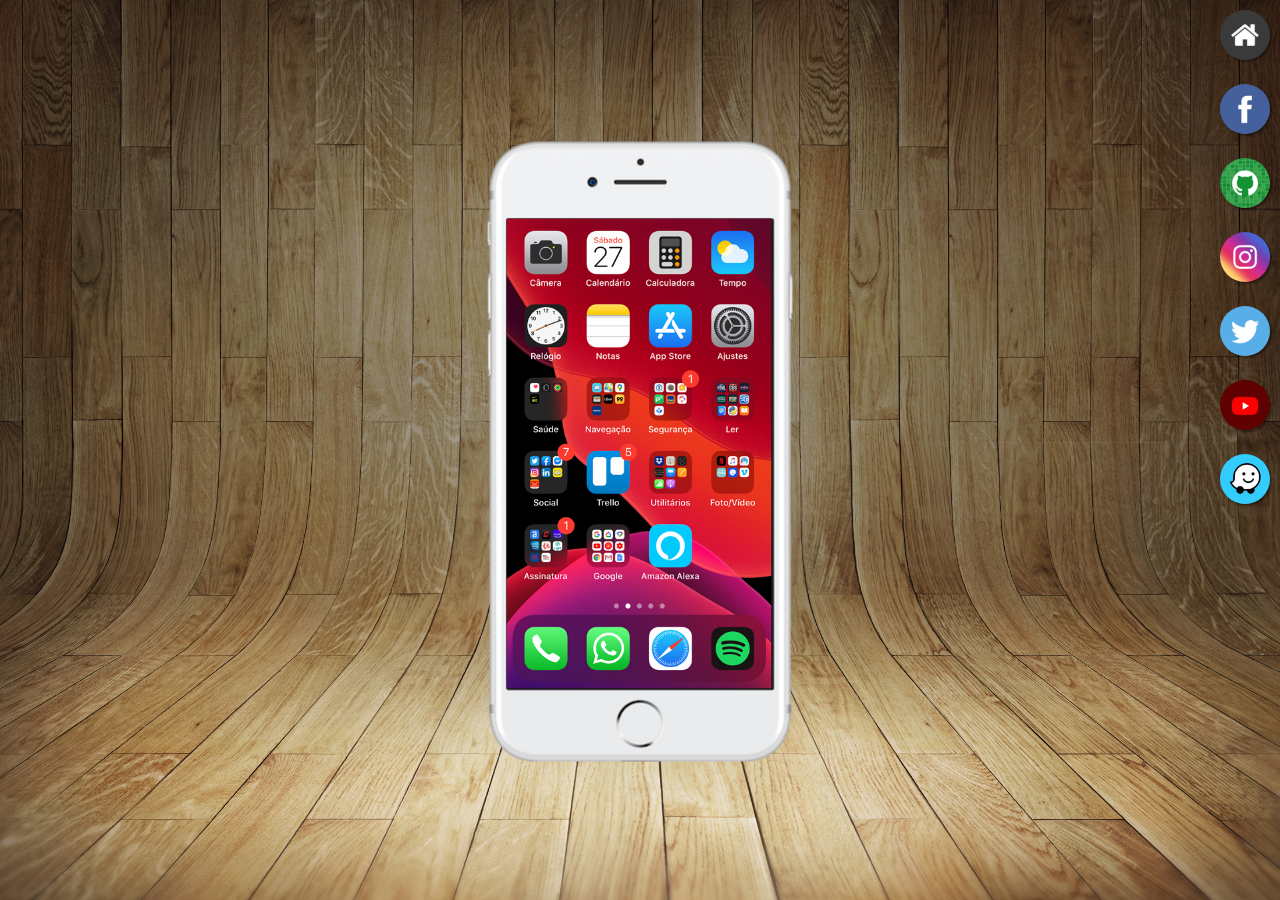
<file: index.html>
<!DOCTYPE html>
<html lang="pt-br">
<head>
    <meta charset="UTF-8">
    <meta name="viewport" content="width=device-width, initial-scale=1.0">
    <title>Projeto Redes Sociais</title>
    <link rel="shortcut icon" href="imagens/favicon.ico" type="image/x-icon">
    <link rel="stylesheet" href="estilo/style.css">
</head>
<body>
    <main>
        <section id="telefone">
            <iframe src="home.html" name="tela" id="tela" frameborder="0"> Seu navegador não é compatível com isso.</iframe>
        </section>
        <section id="redes-sociais">
            <a href="home.html" target="tela"><img src="imagens/imagens/logo-home.jpg" alt="home"></a><br>
            <a href="facebook.html" target="tela"><img src="imagens/imagens/logo-facebook.jpg" alt="facebook"></a><br>
            <a href="github.html" target="tela"><img src="imagens/imagens/logo-github.jpg" alt="Github"></a><br>
            <a href="instagram.html" target="tela"><img src="imagens/imagens/logo-instagram.jpg" alt="instagram"></a><br>
            <a href="twitter.html" target="tela"><img src="imagens/imagens/logo-twitter.jpg" alt="twitter"></a><br>
            <a href="youtube.html" target="tela"><img src="imagens/imagens/logo-youtube.jpg" alt="youtube"></a><br>
            <a href="waze.html" target="tela"><img src="imagens/imagens/logo-waze.webp" alt=""></a>
        </section>
    </main>
</body>
</html>
</file>
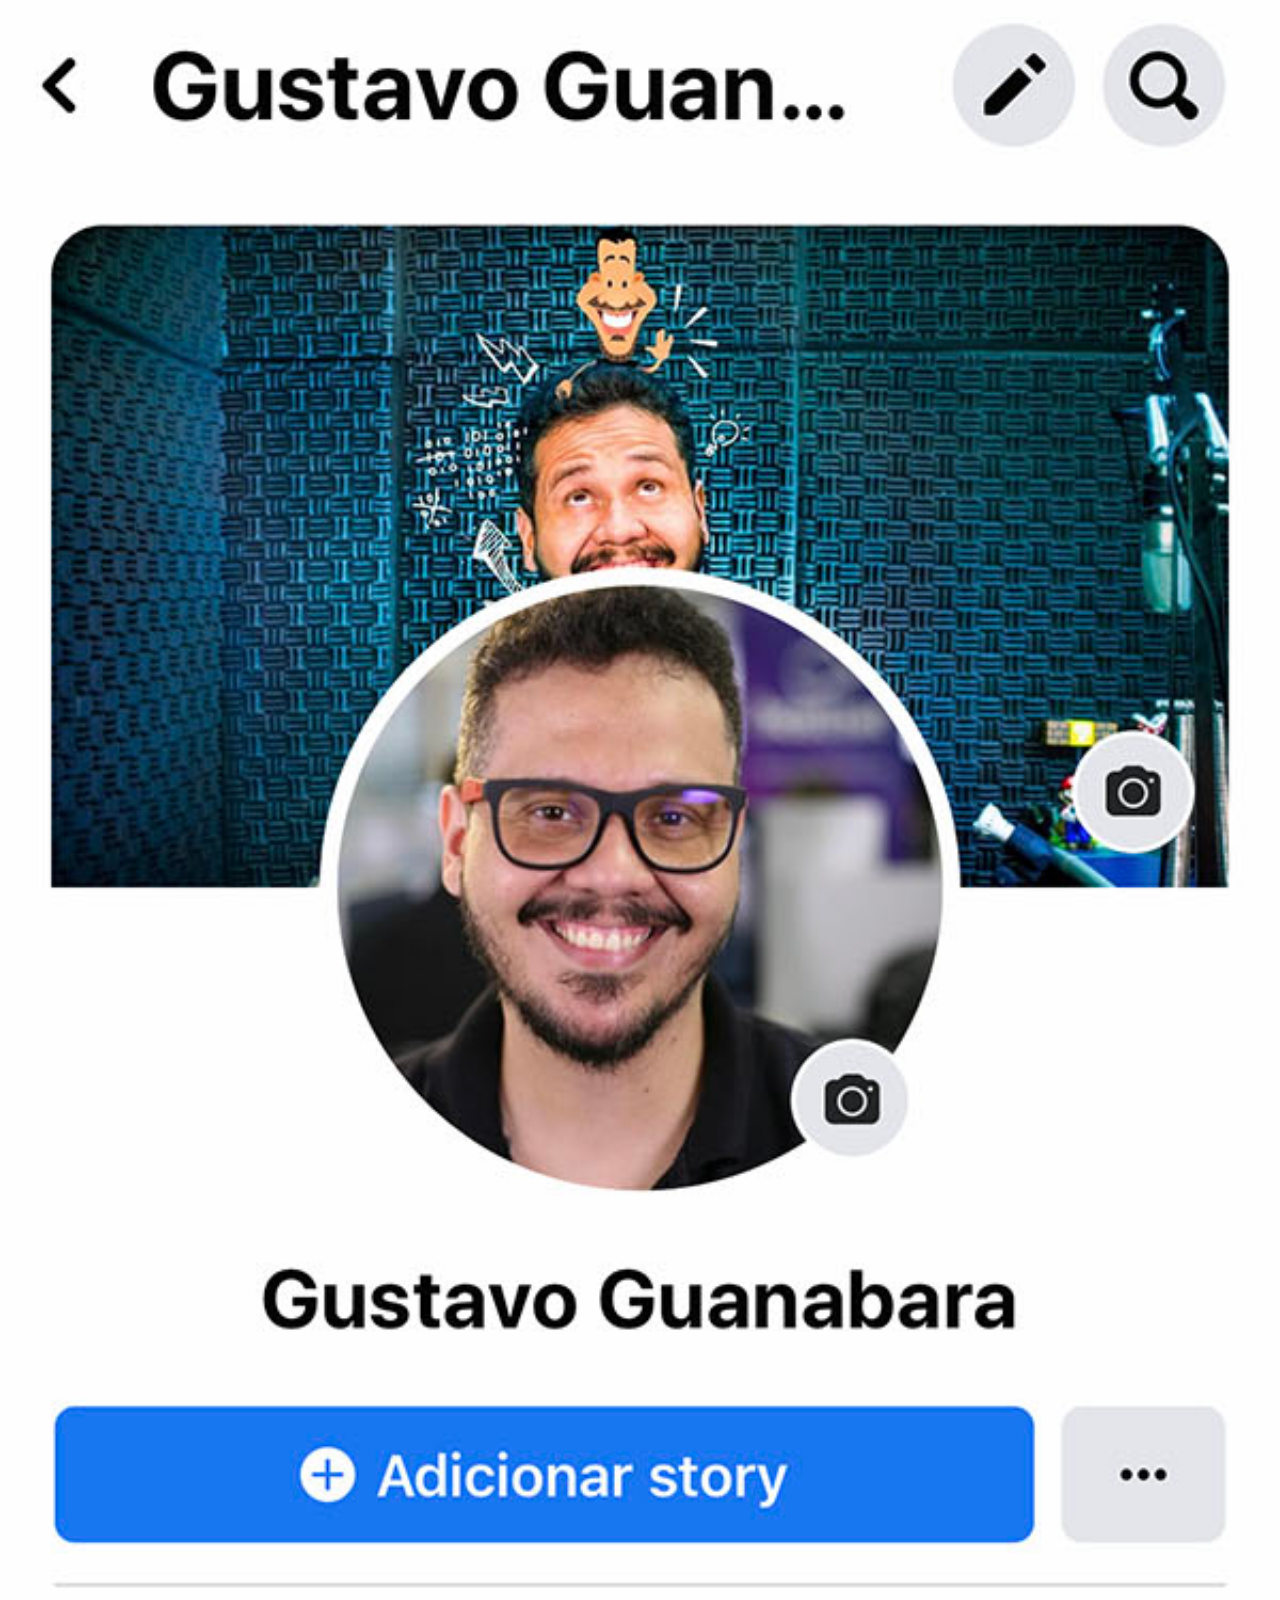
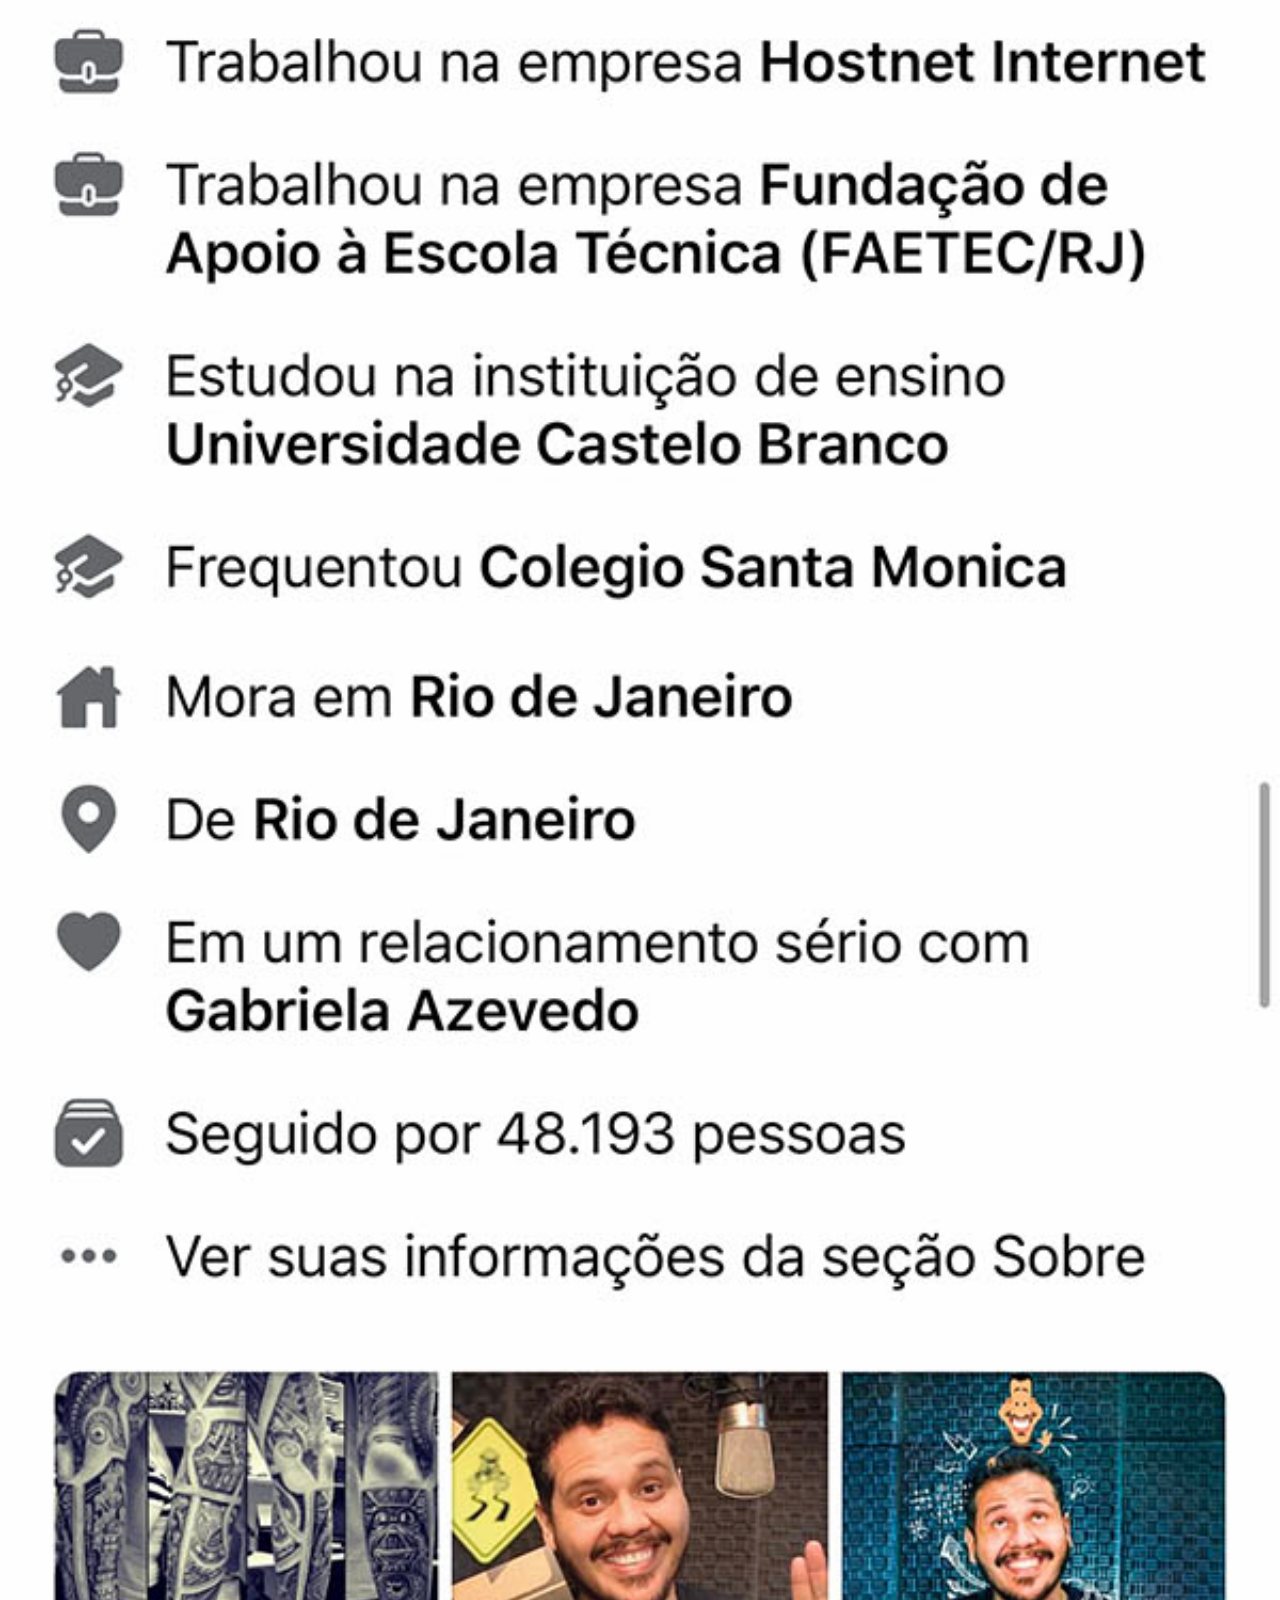
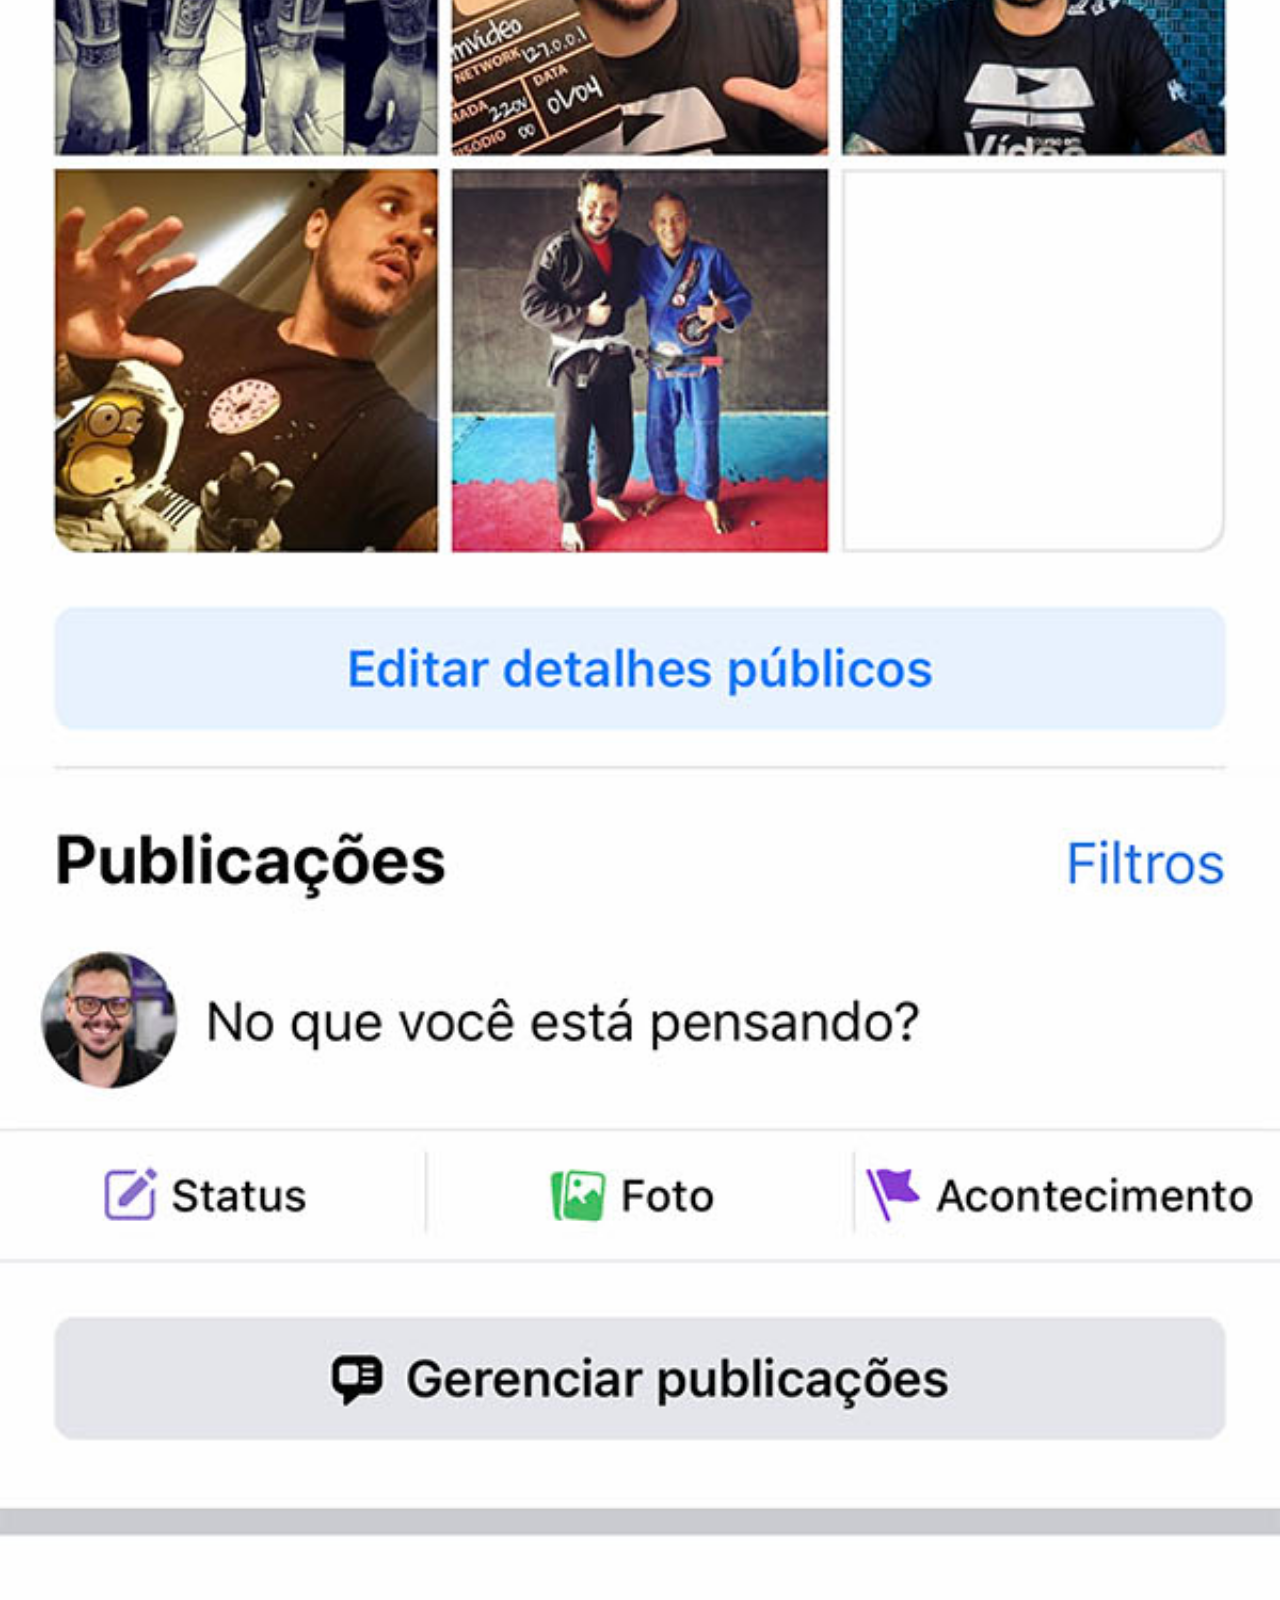
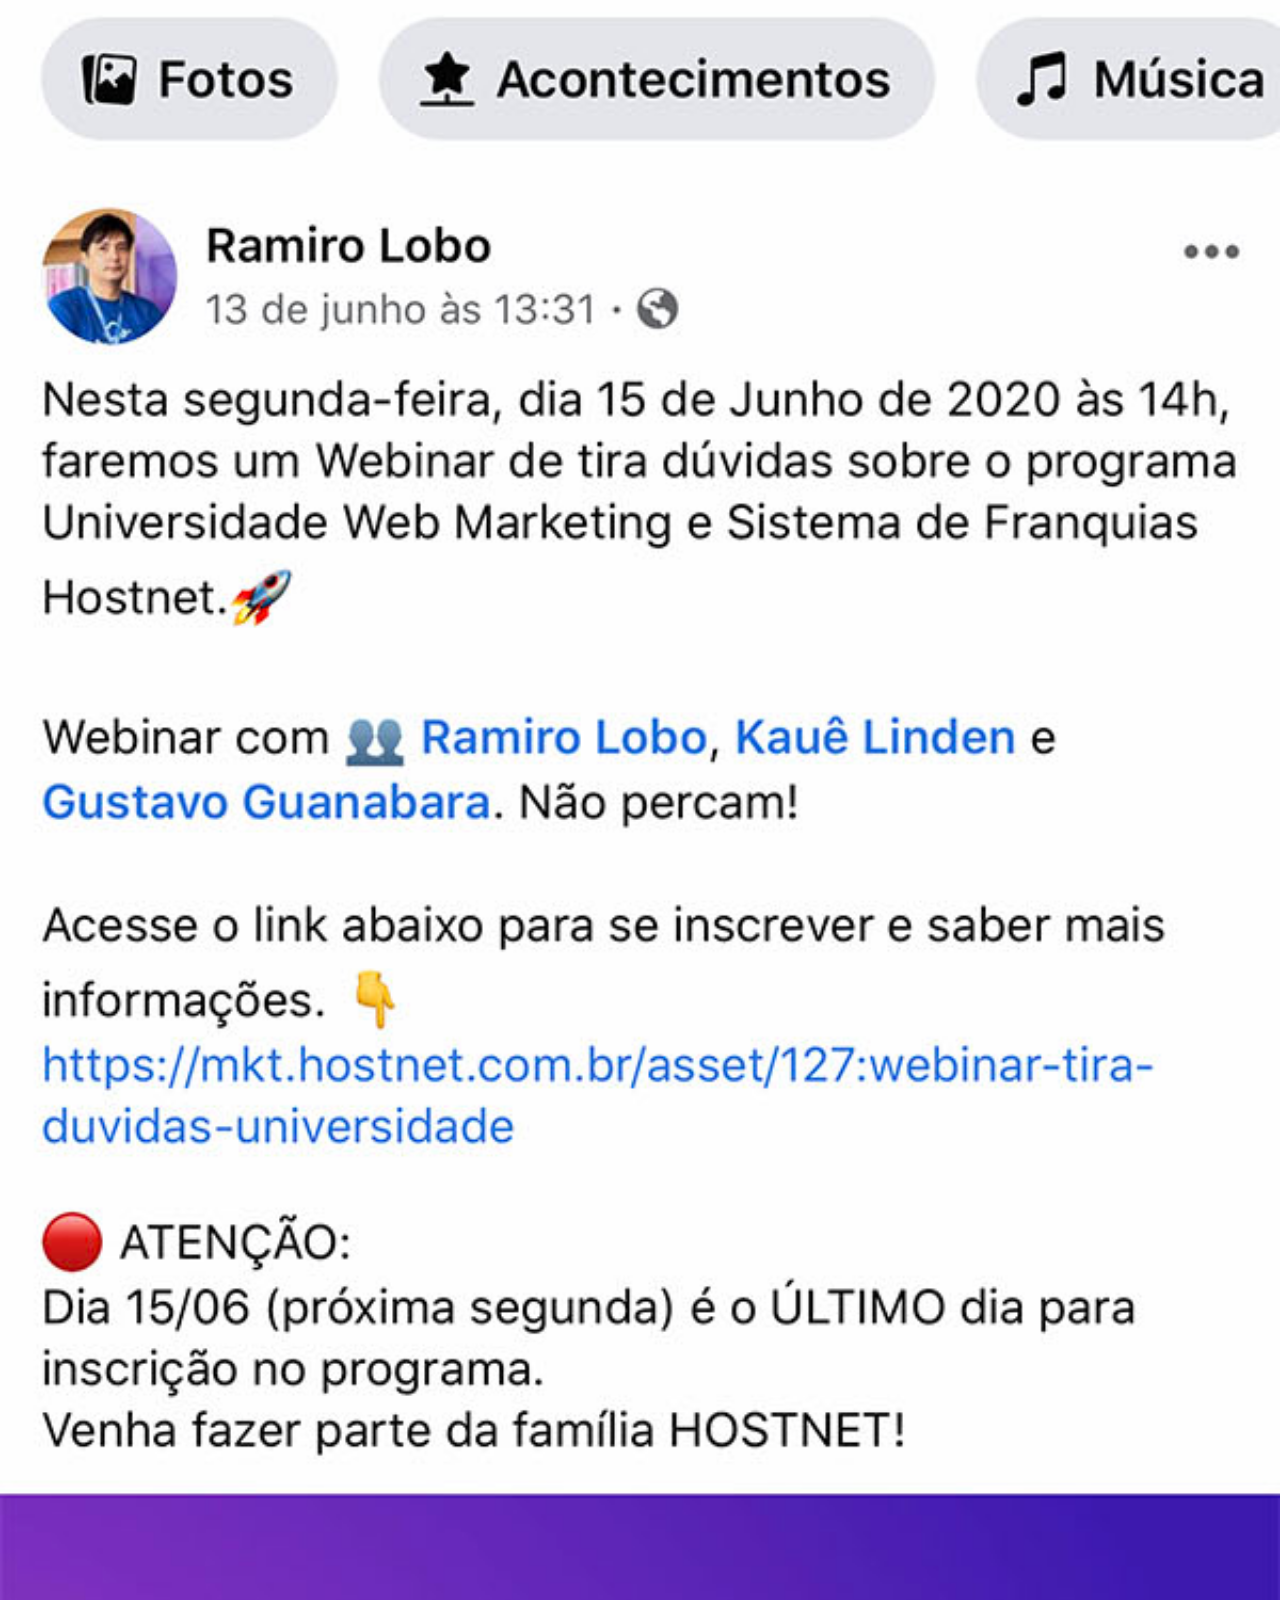
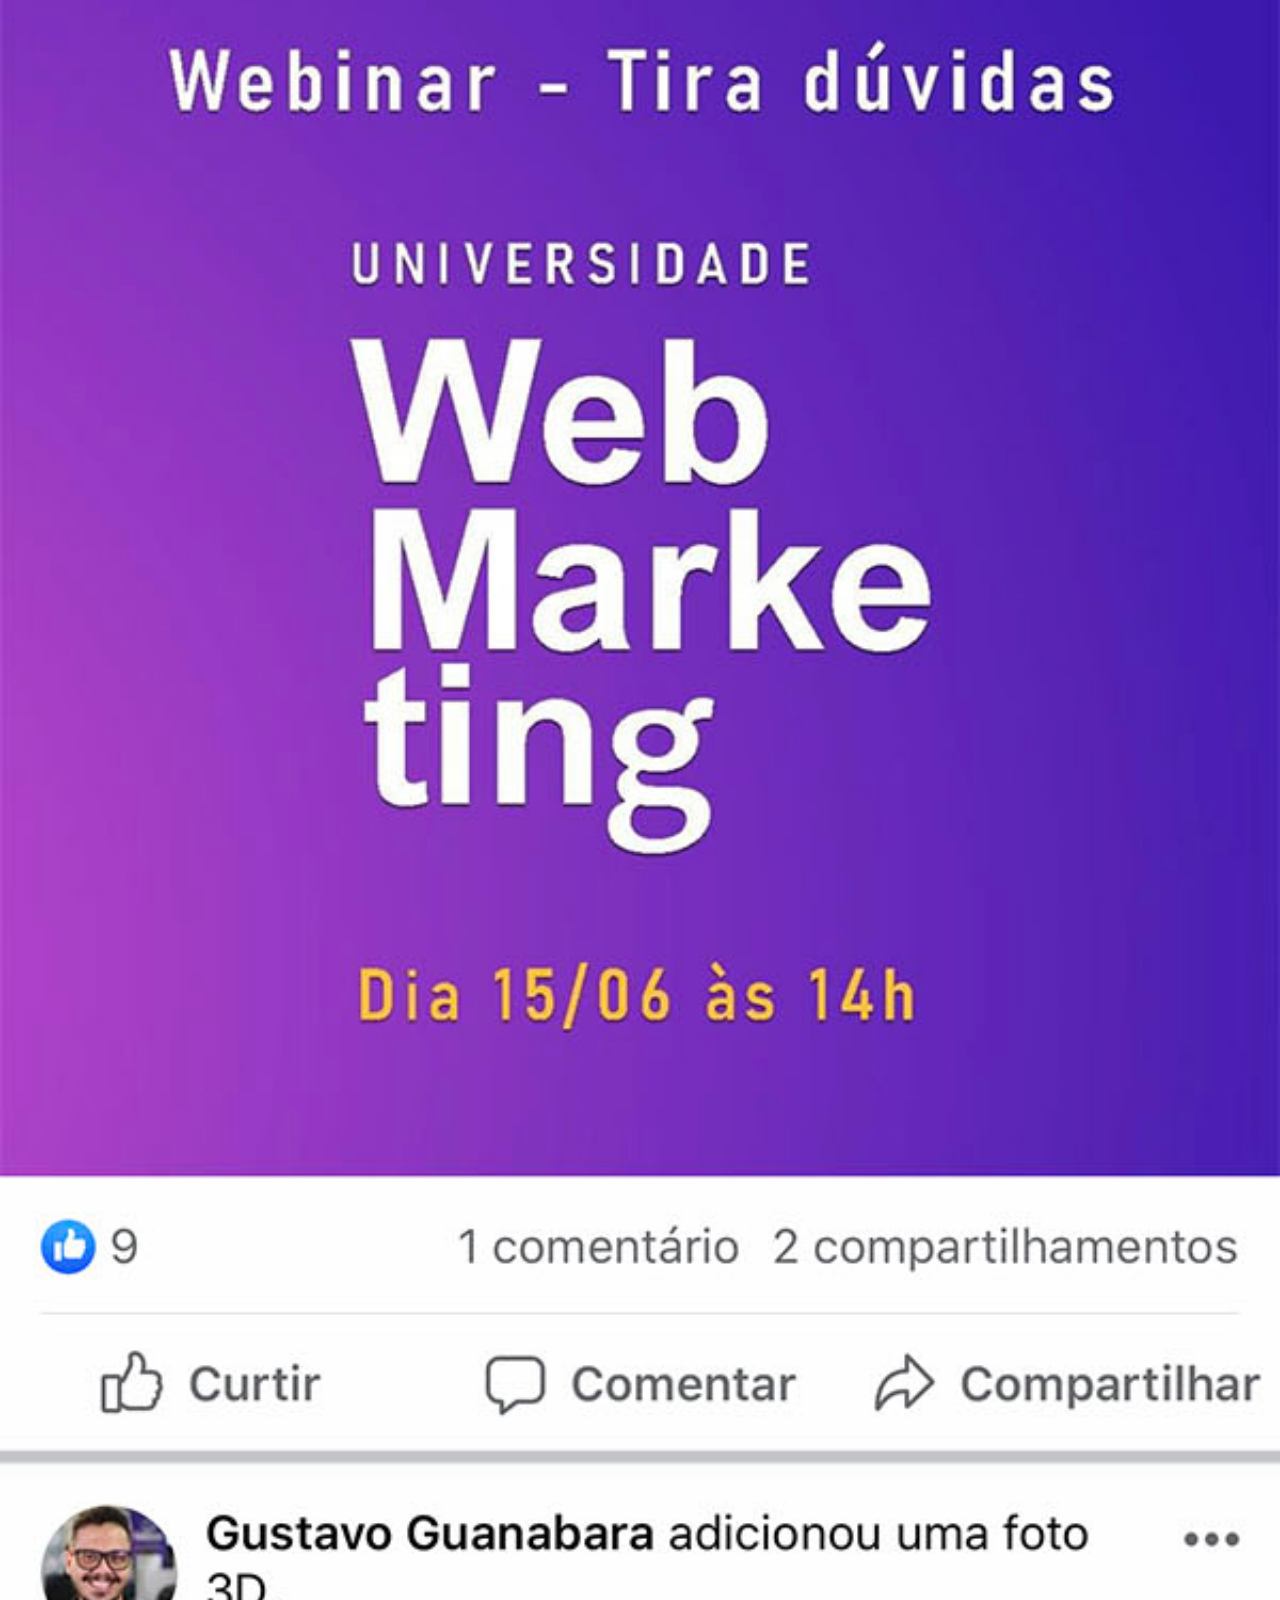
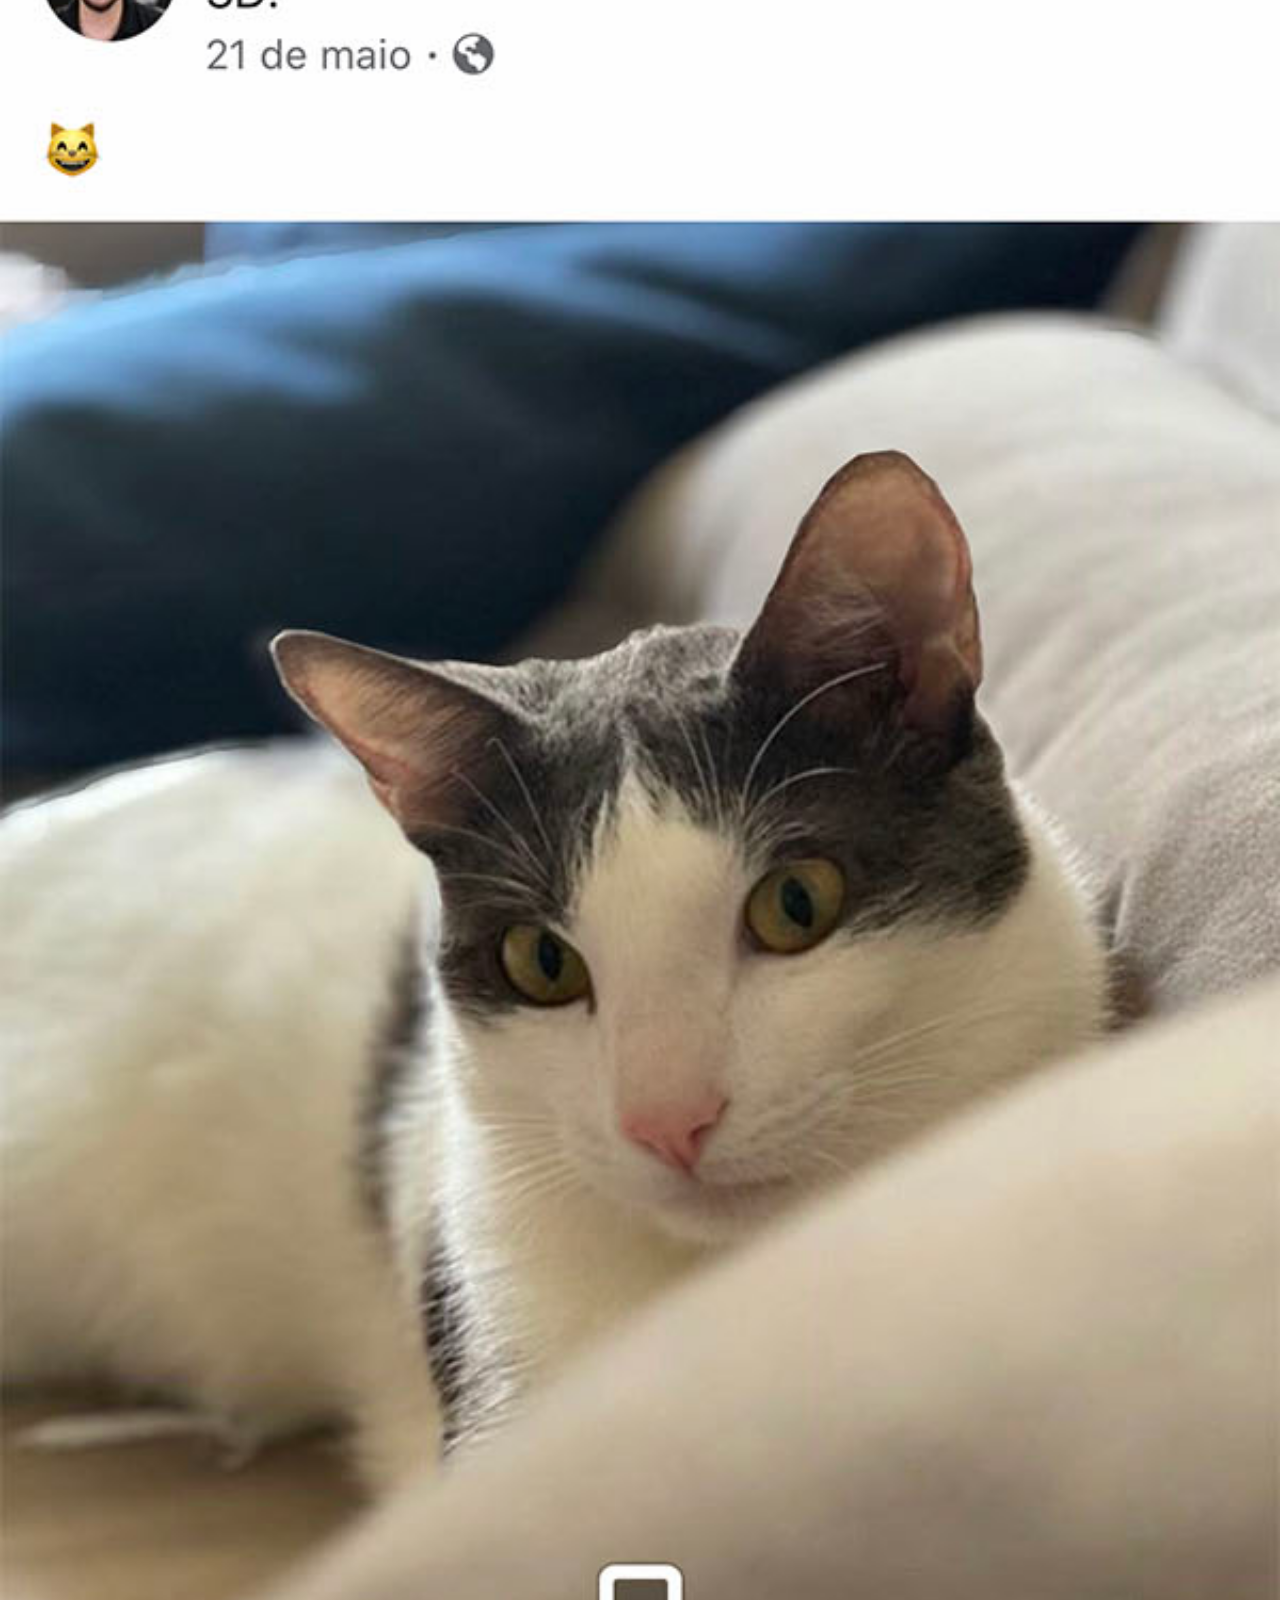
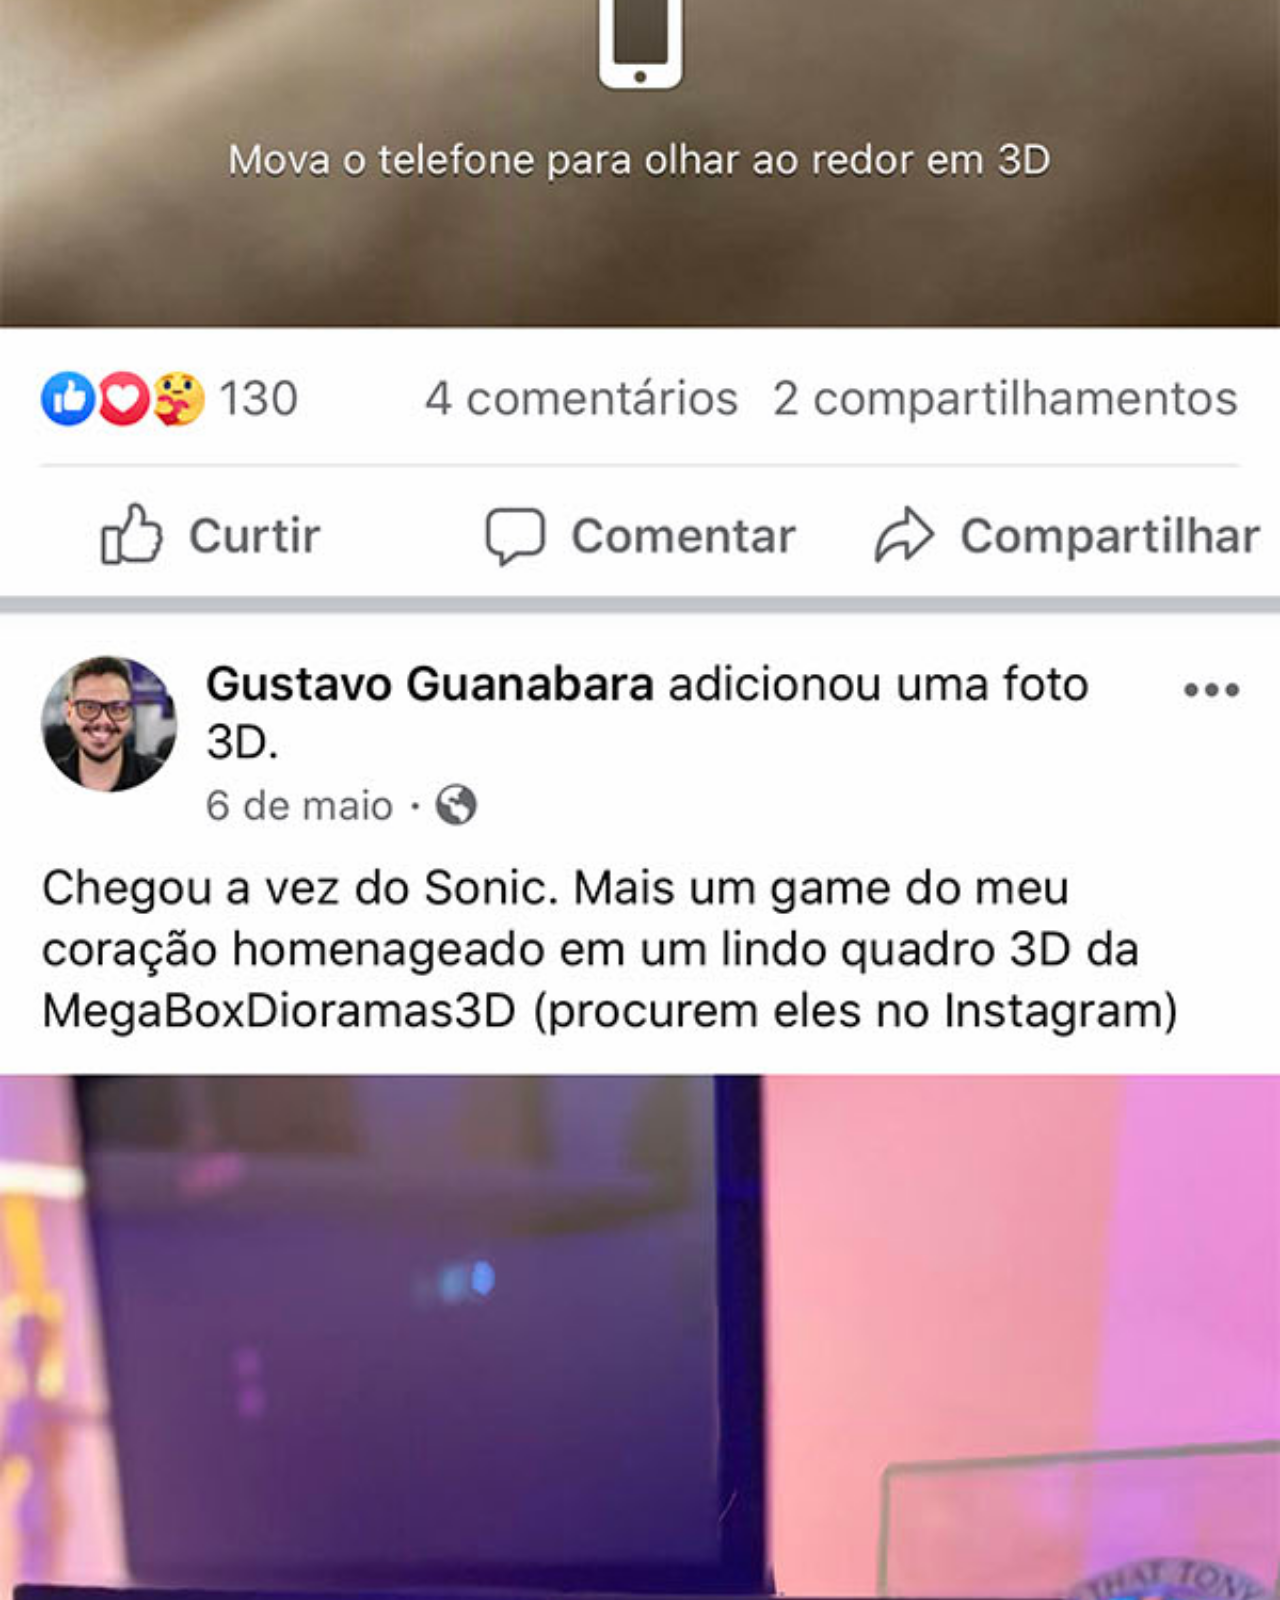
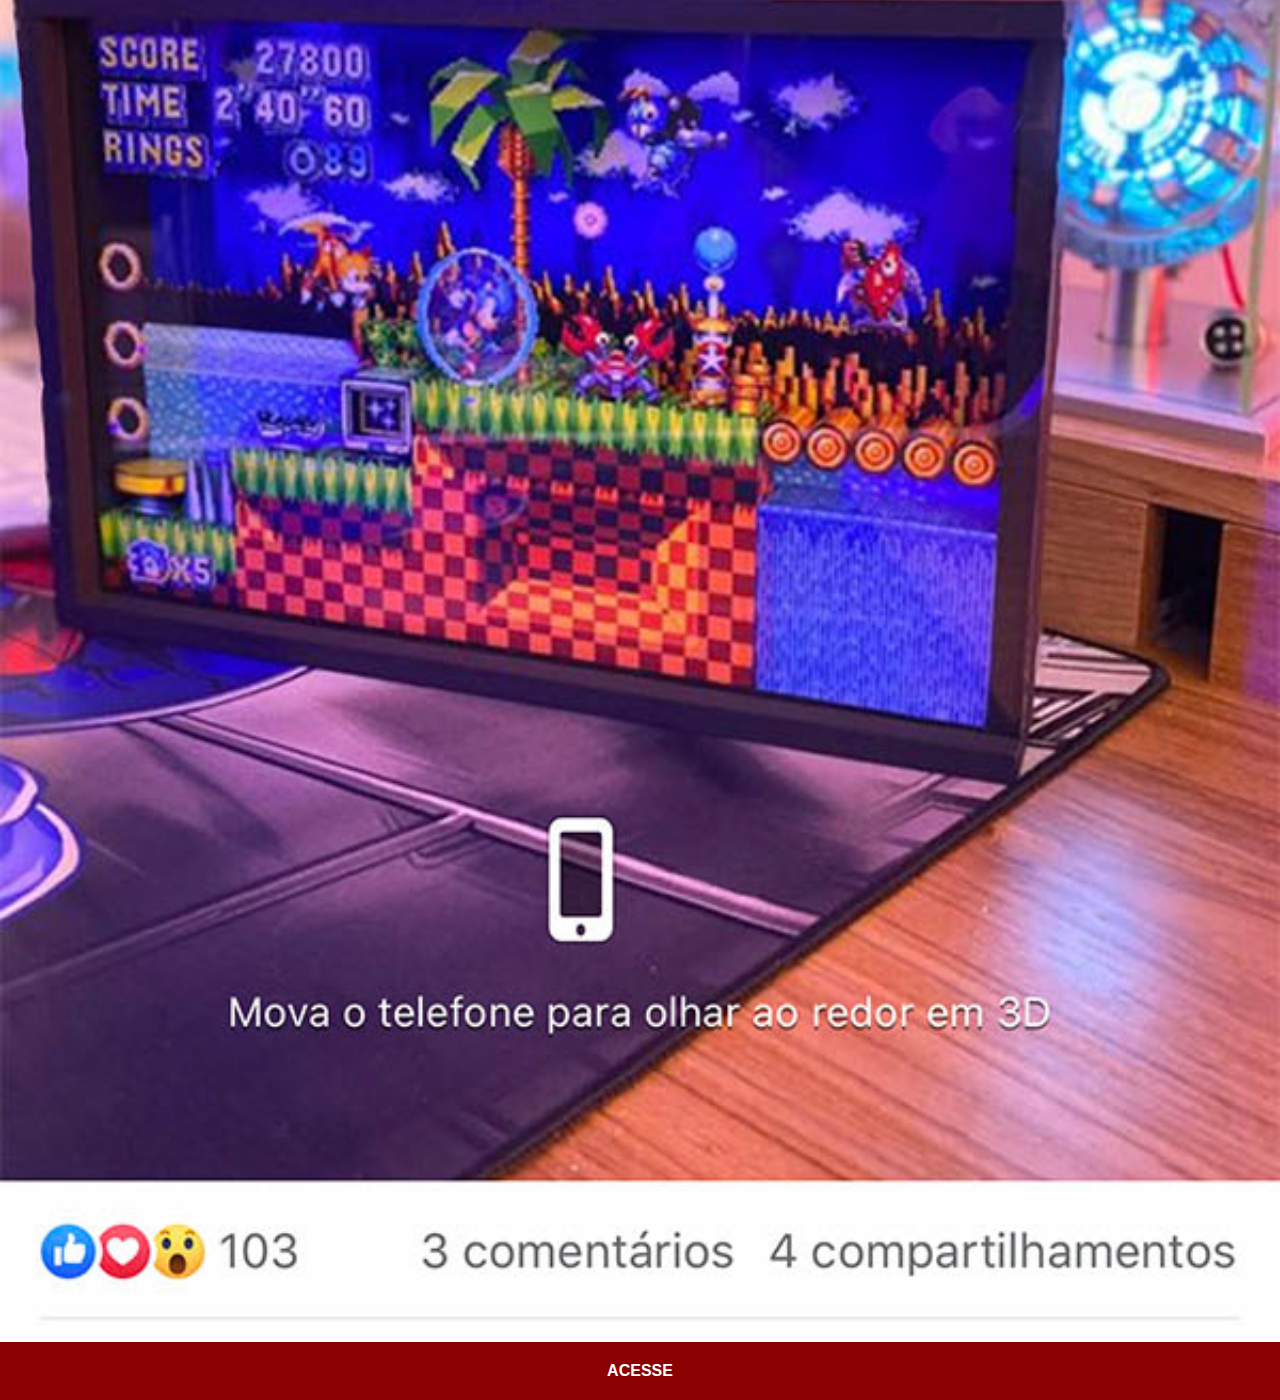
<file: facebook.html>
<!DOCTYPE html>
<html lang="pt-br">
<head>
    <meta charset="UTF-8">
    <meta name="viewport" content="width=device-width, initial-scale=1.0">
    <title>facebook</title>
    <link rel="stylesheet" href="estilo/social.css">
</head>
<body>
    <img src="imagens/imagens/tela-facebook.jpg" alt="facebook">
    <a href="#" target="_blank">ACESSE</a>
</body>
</html>
</file>
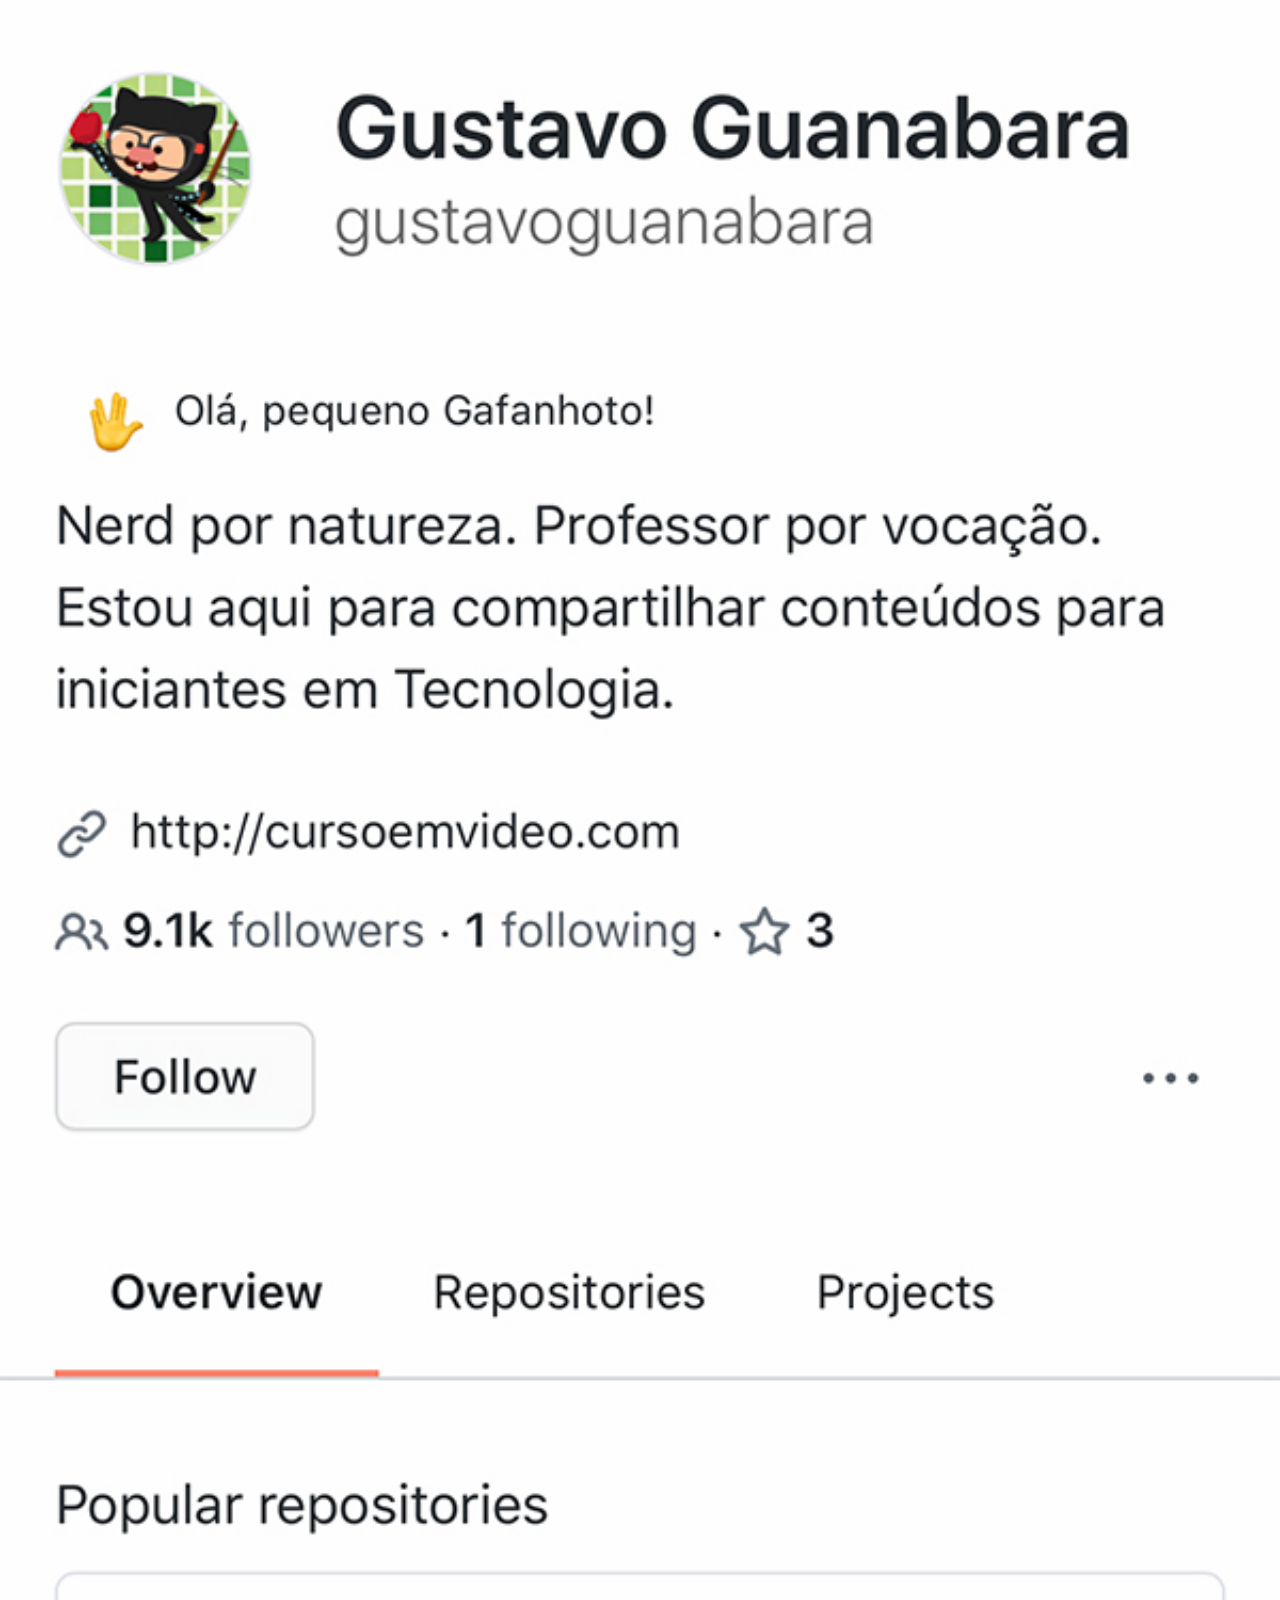
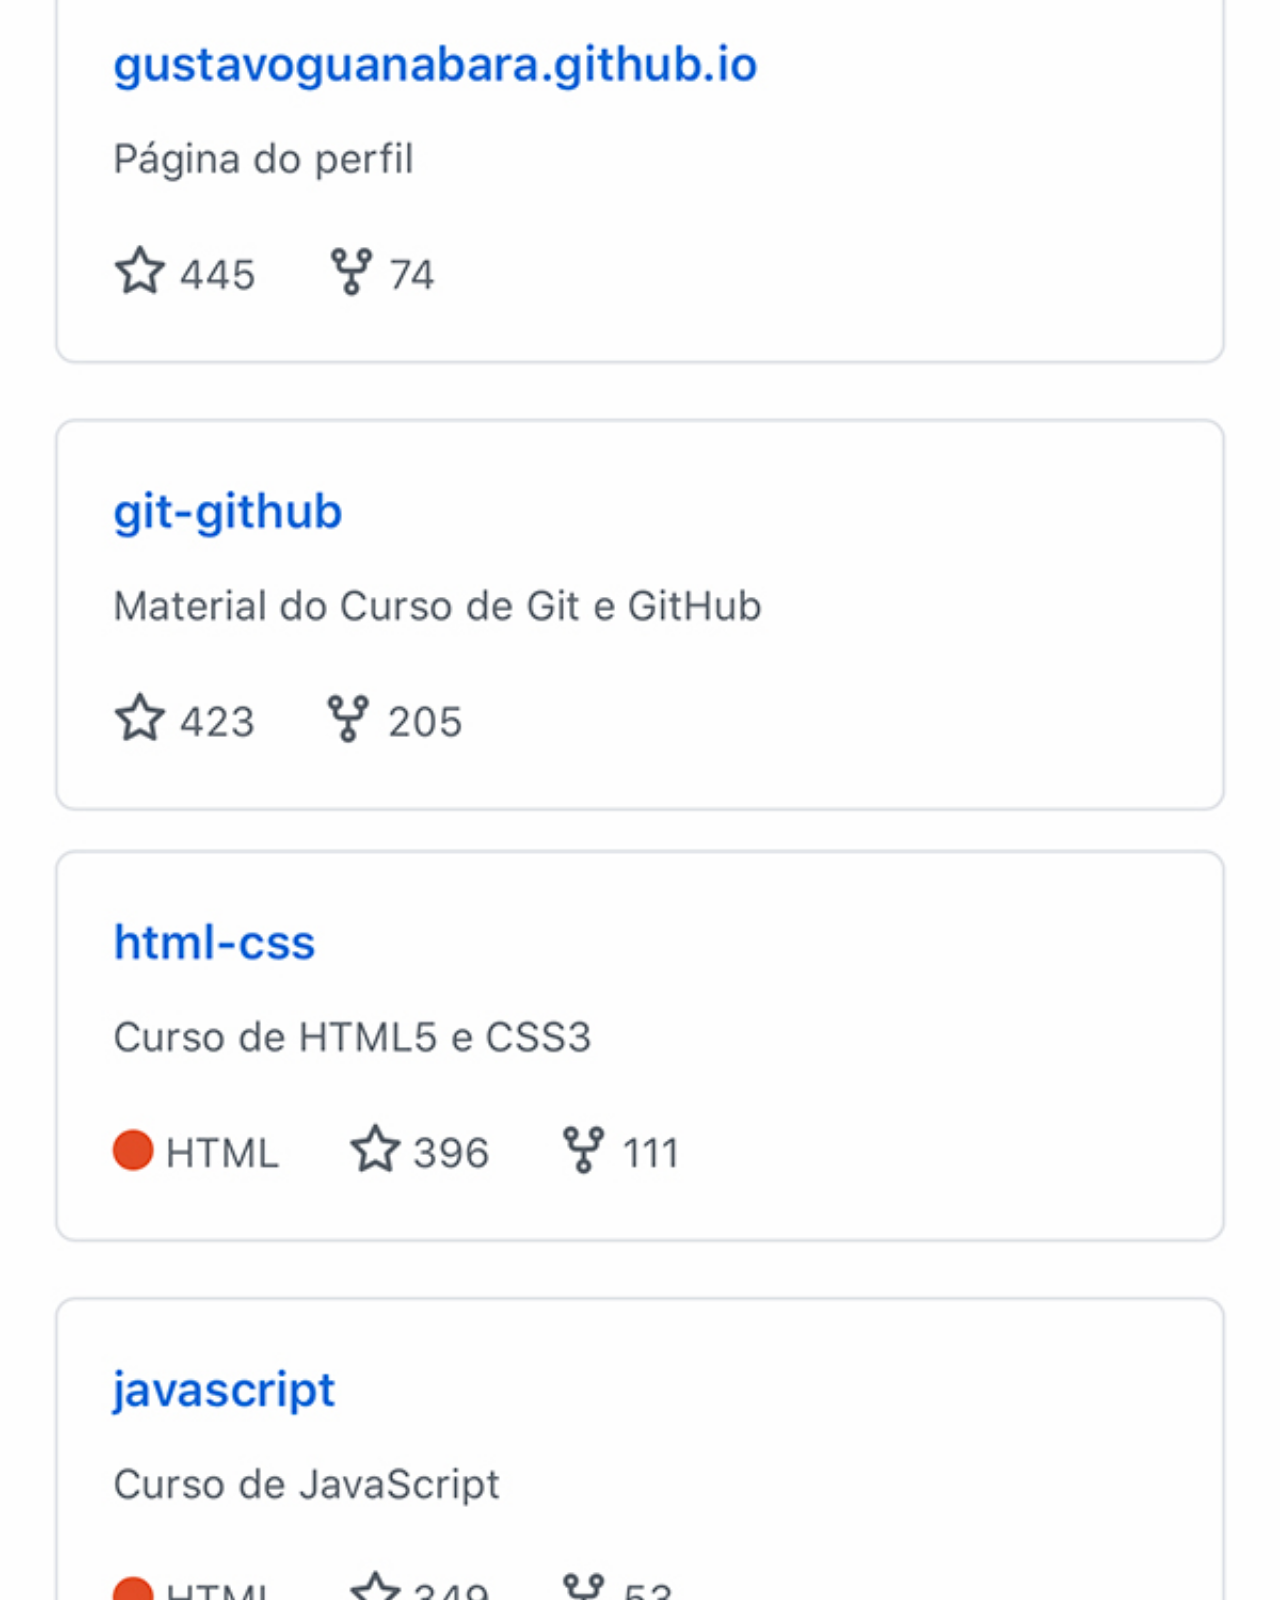
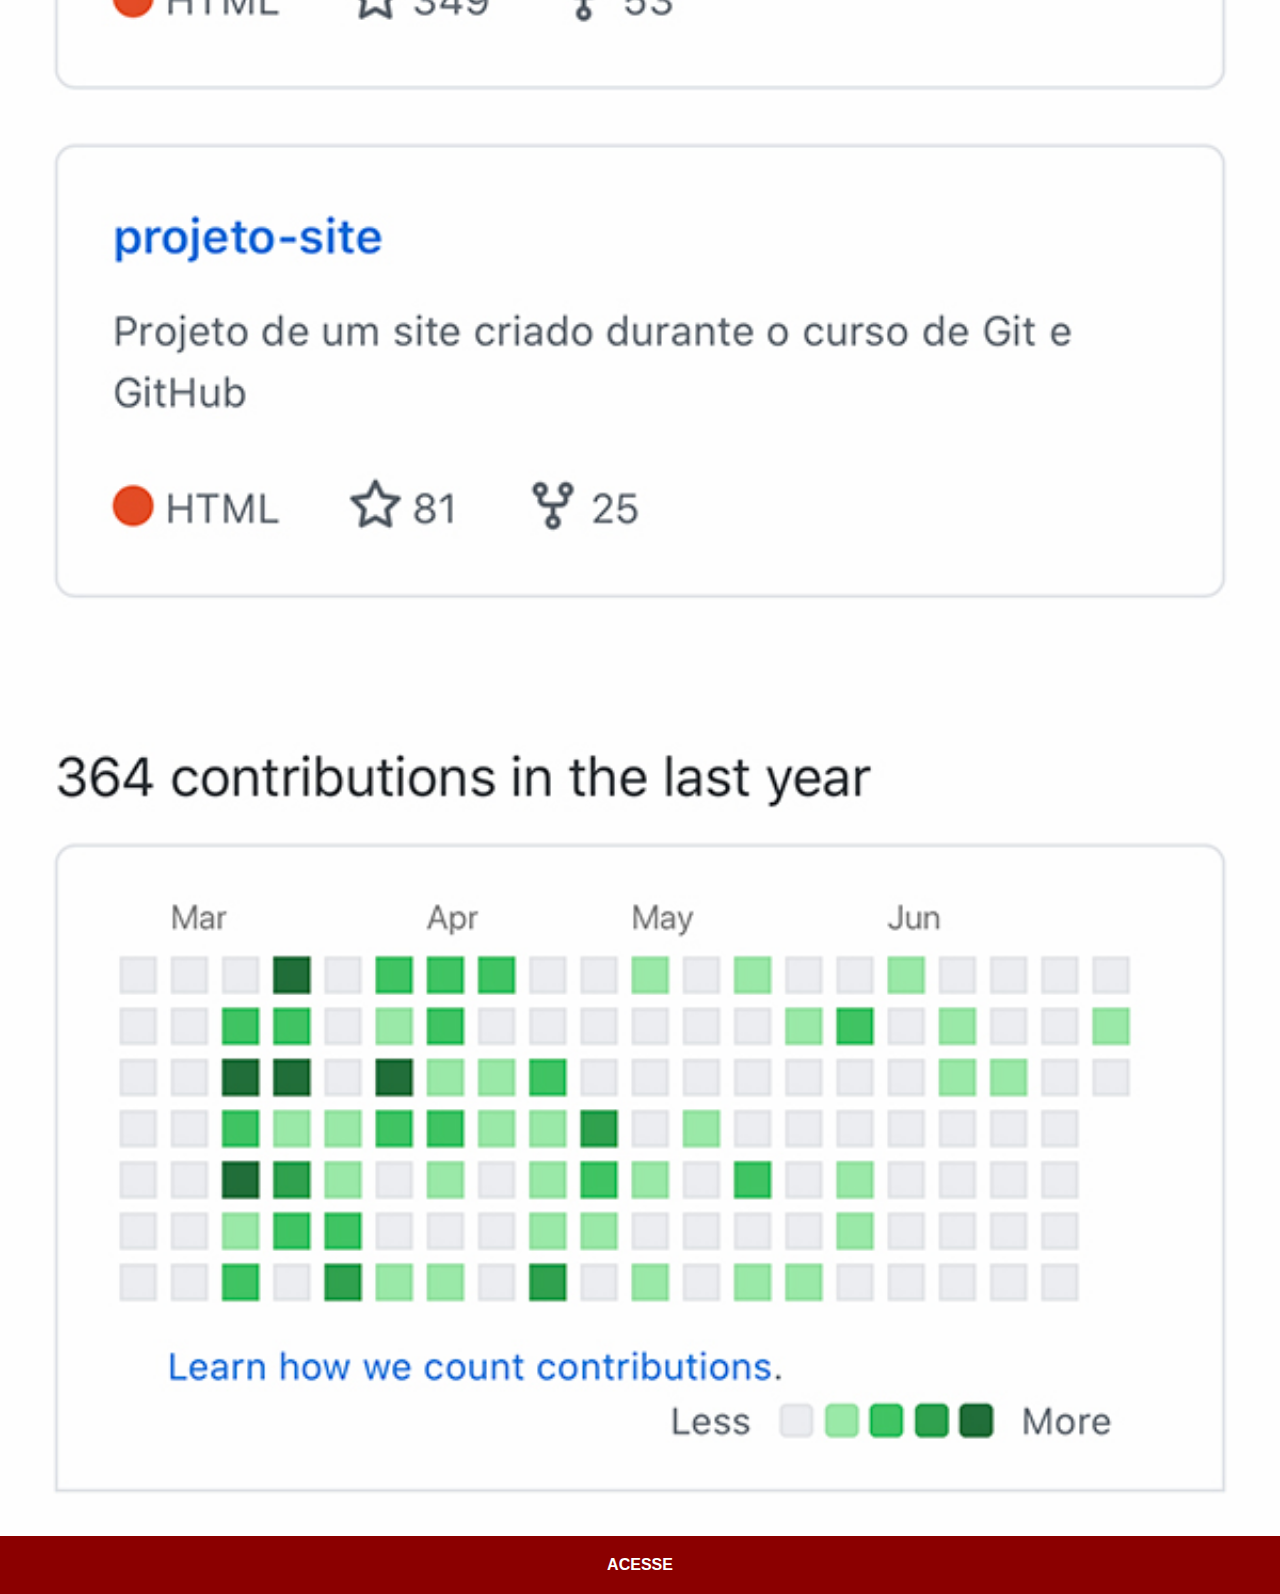
<file: github.html>
<!DOCTYPE html>
<html lang="pt-br">
<head>
    <meta charset="UTF-8">
    <meta name="viewport" content="width=device-width, initial-scale=1.0">
    <title>Github</title>
    <link rel="stylesheet" href="estilo/social.css">
</head>
<body>
    <img src="imagens/imagens/tela-github.jpg" alt="Github">
    <a href="https://github.com/gustavoguanabara" target="_blank">ACESSE</a>
</body>
</html>
</file>
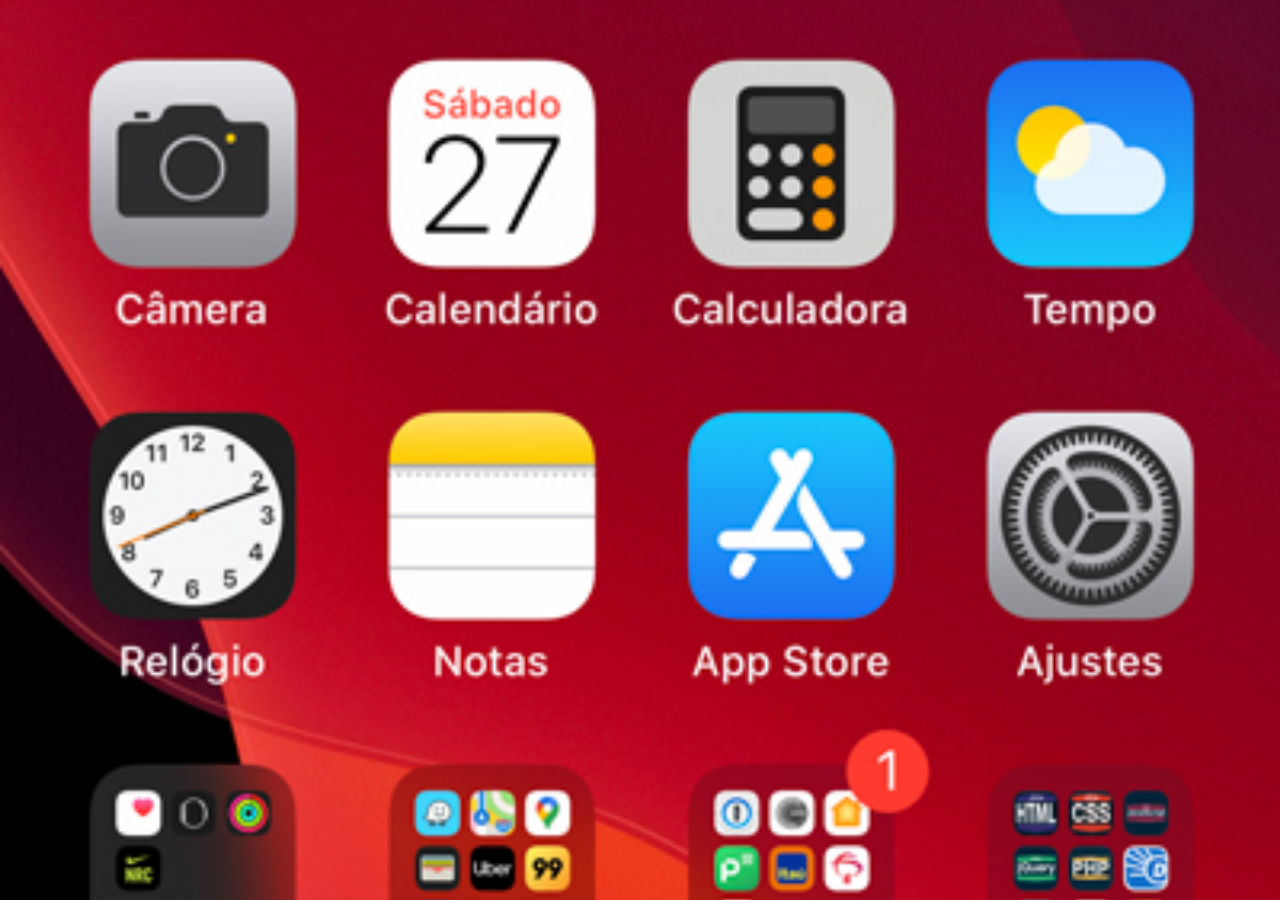
<file: home.html>
<!DOCTYPE html>
<html lang="pt-br">
<head>
    <meta charset="UTF-8">
    <meta name="viewport" content="width=device-width, initial-scale=1.0">
    <title>home</title>
</head>
<body>
    <style>
        * {
            margin: 0px;
            padding: 0px;    
        }
        body{
            width: 100vw;
            height: 100vh;
            background:black url('imagens/imagens/tela-home.jpg')no-repeat top center;
            background-size: cover;
        }
    </style>
</body>
</html>
</file>
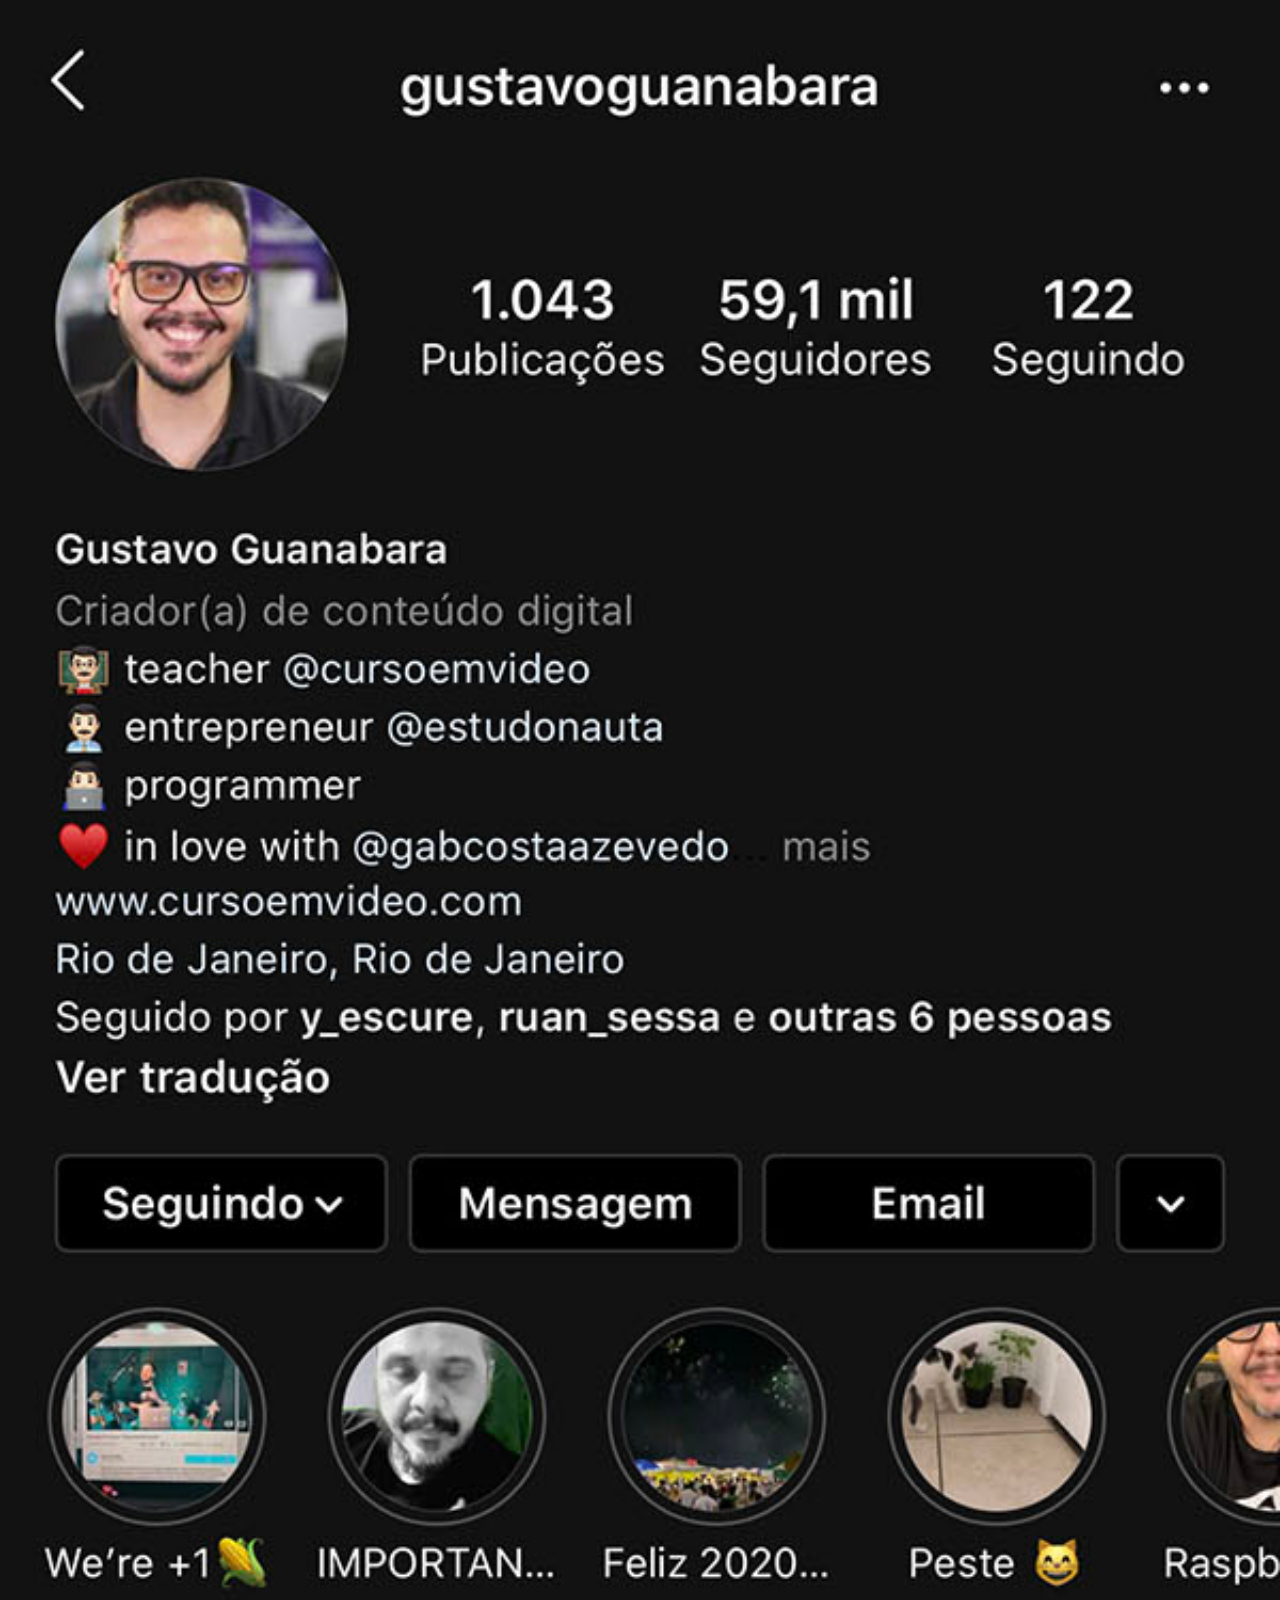
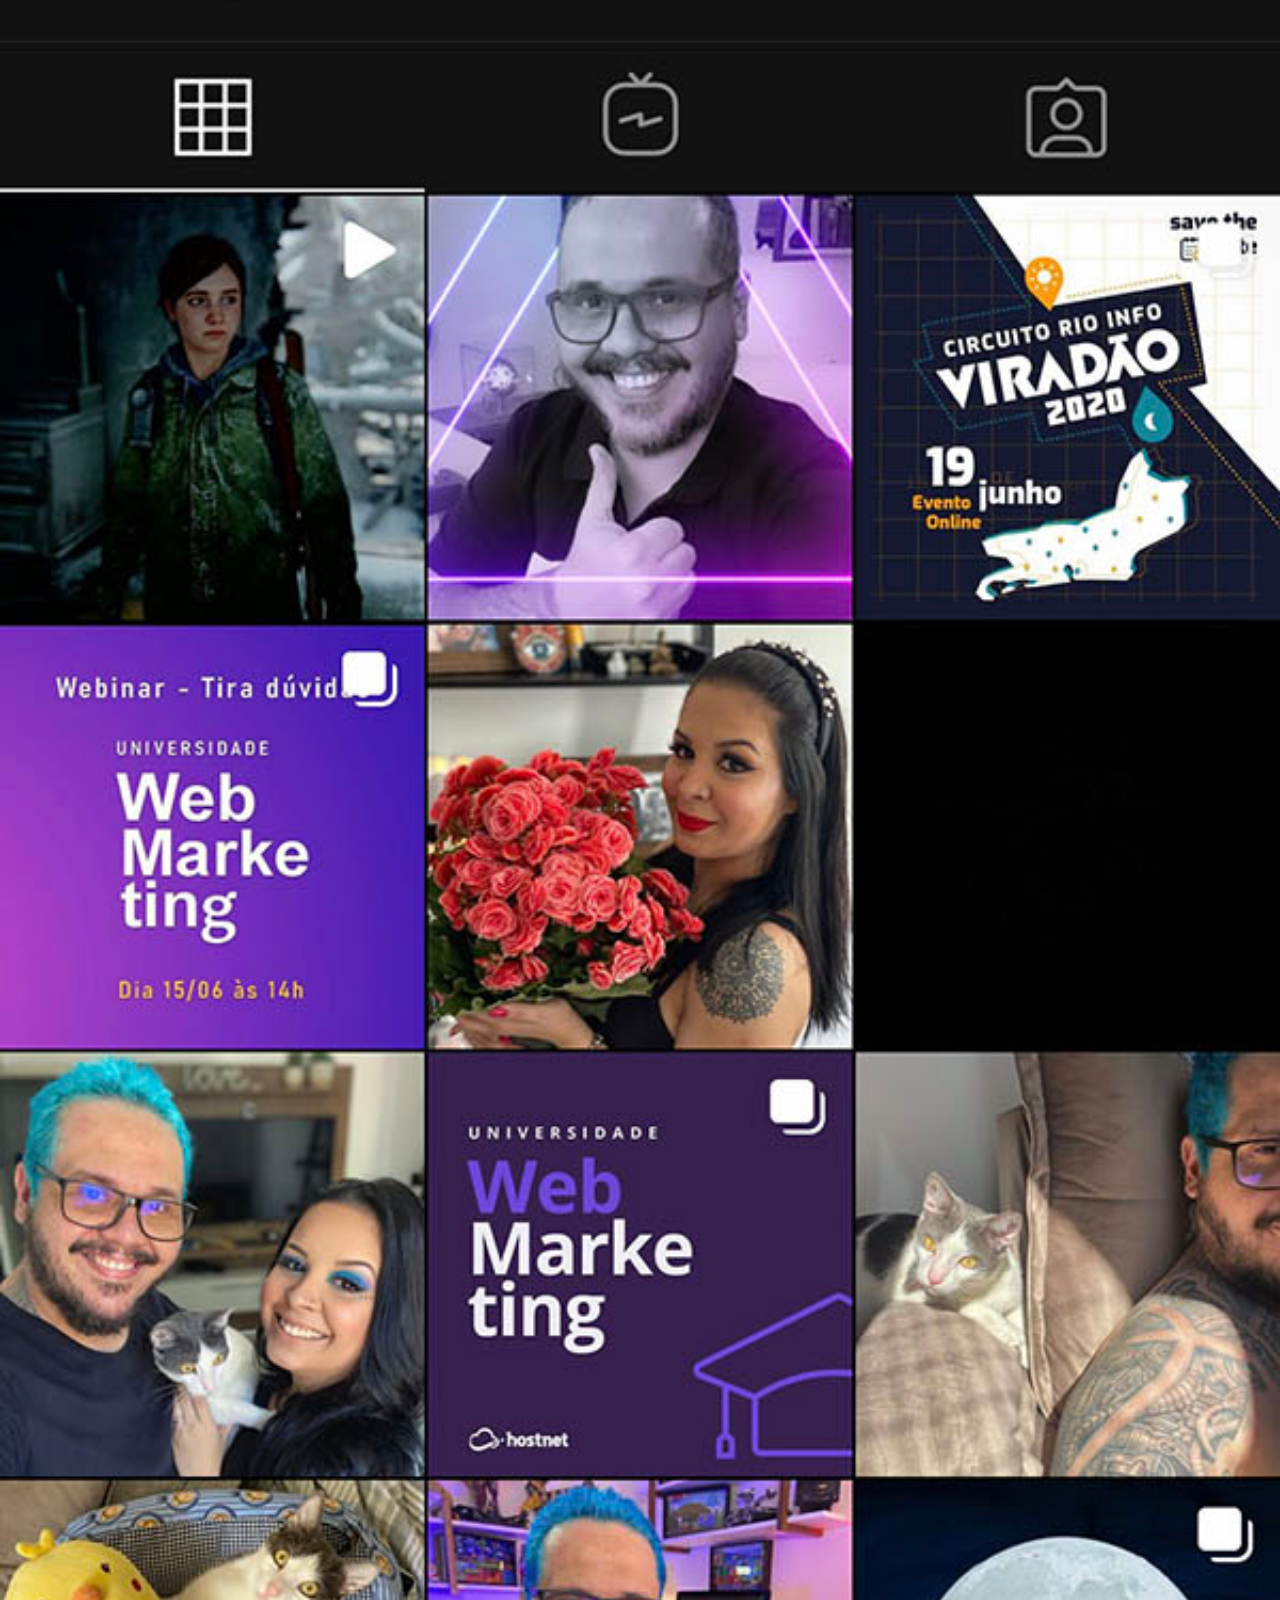
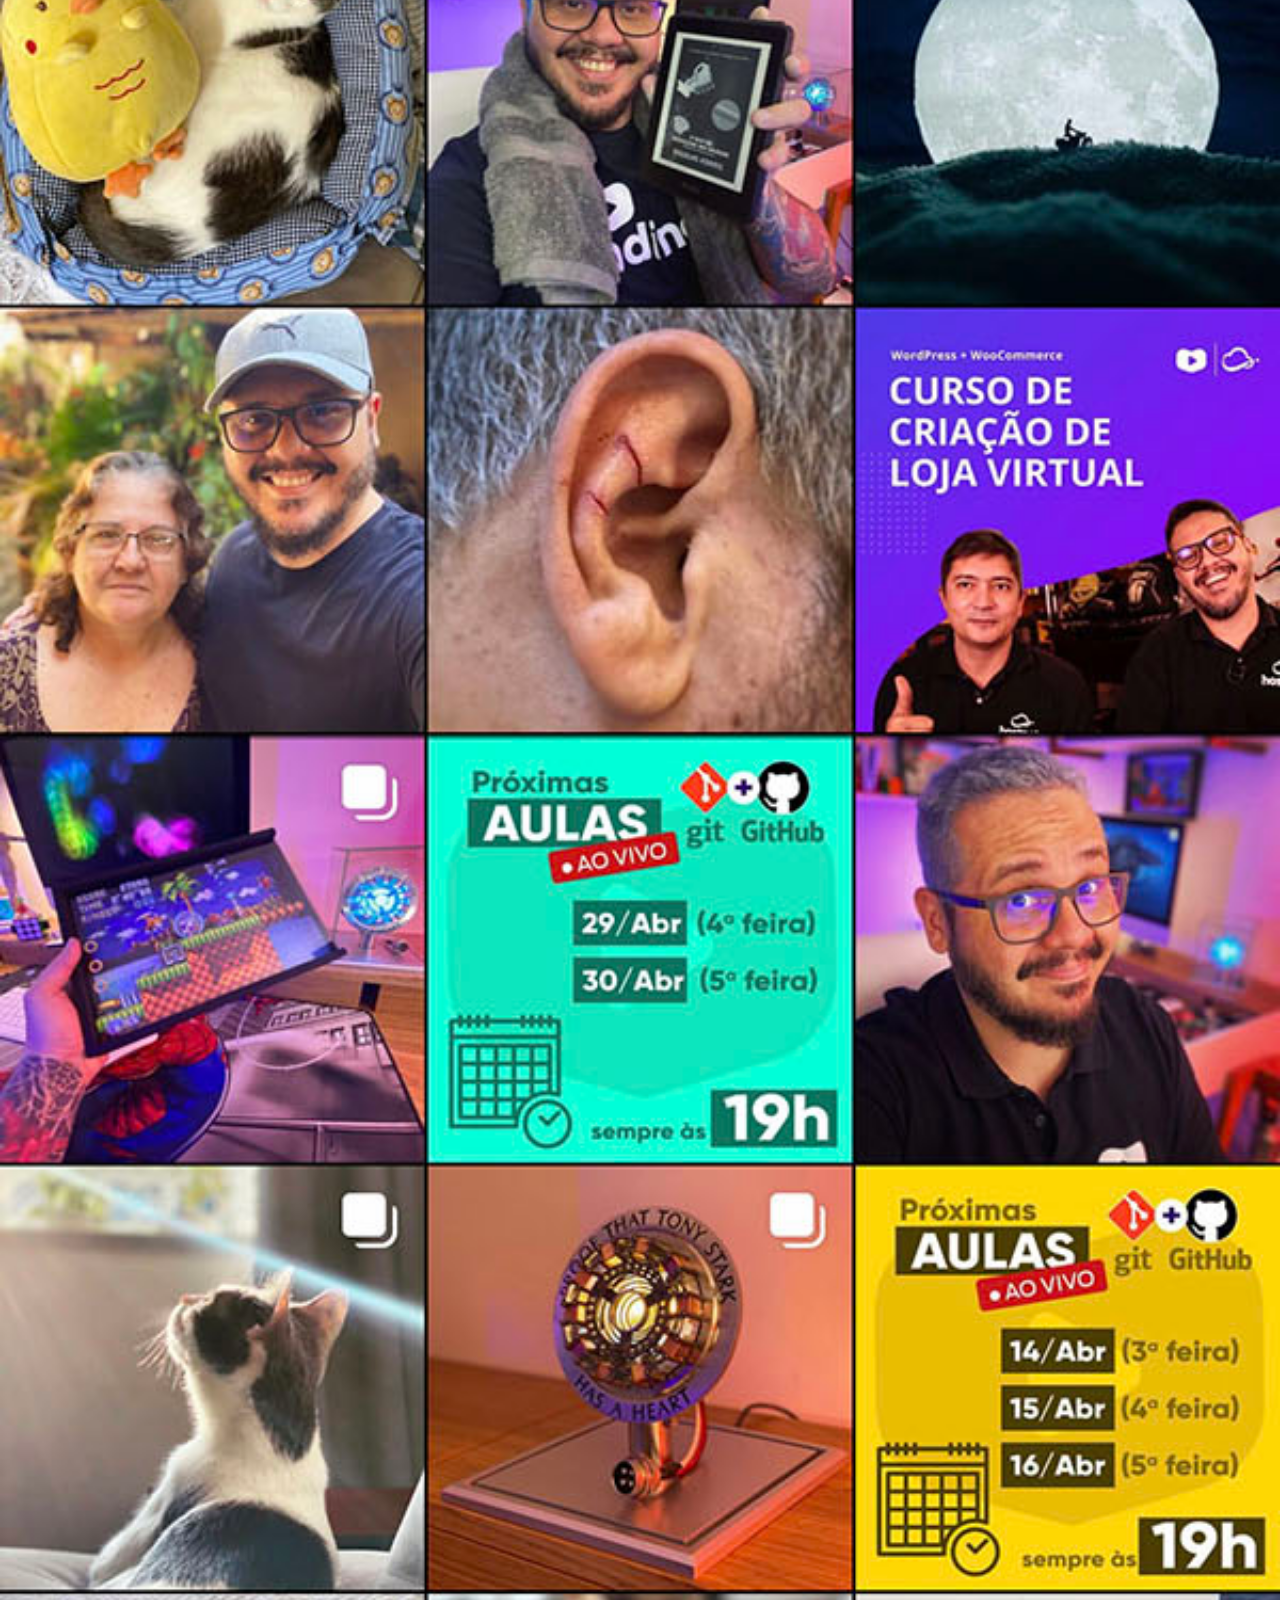
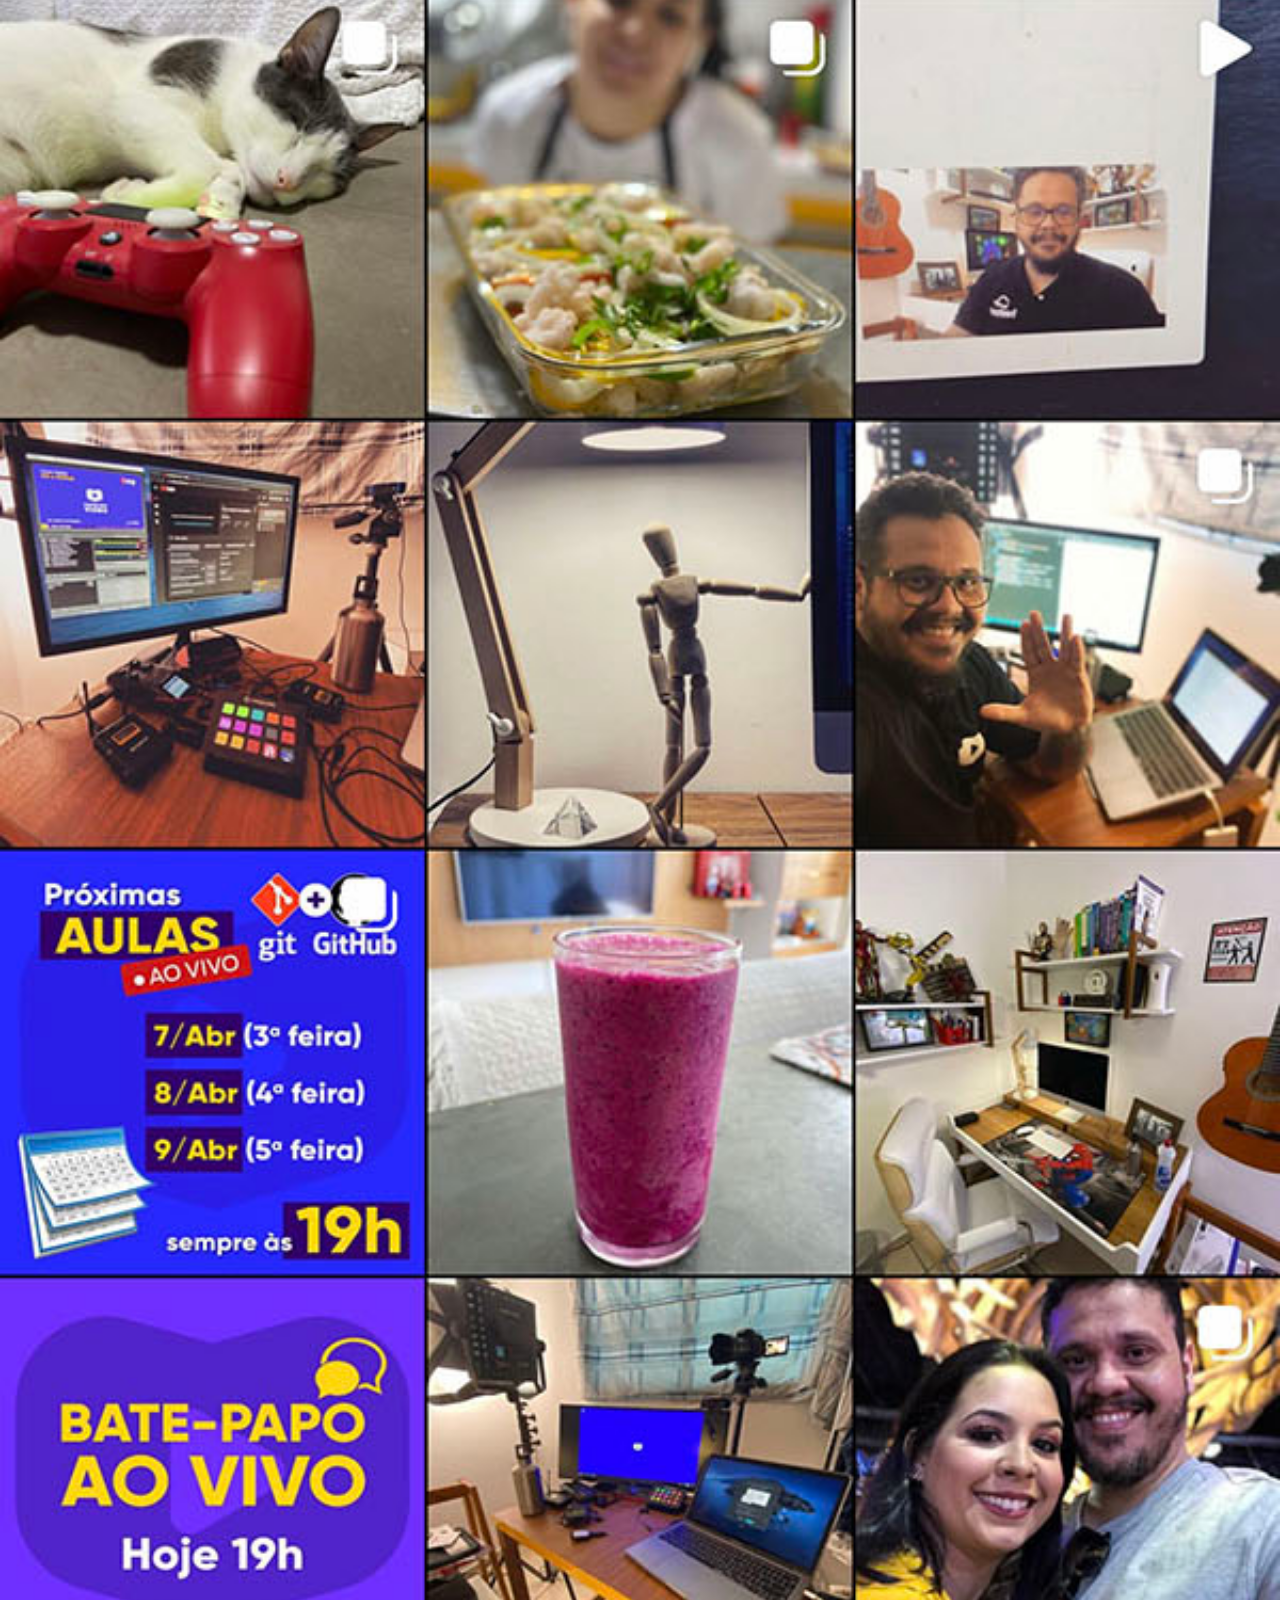
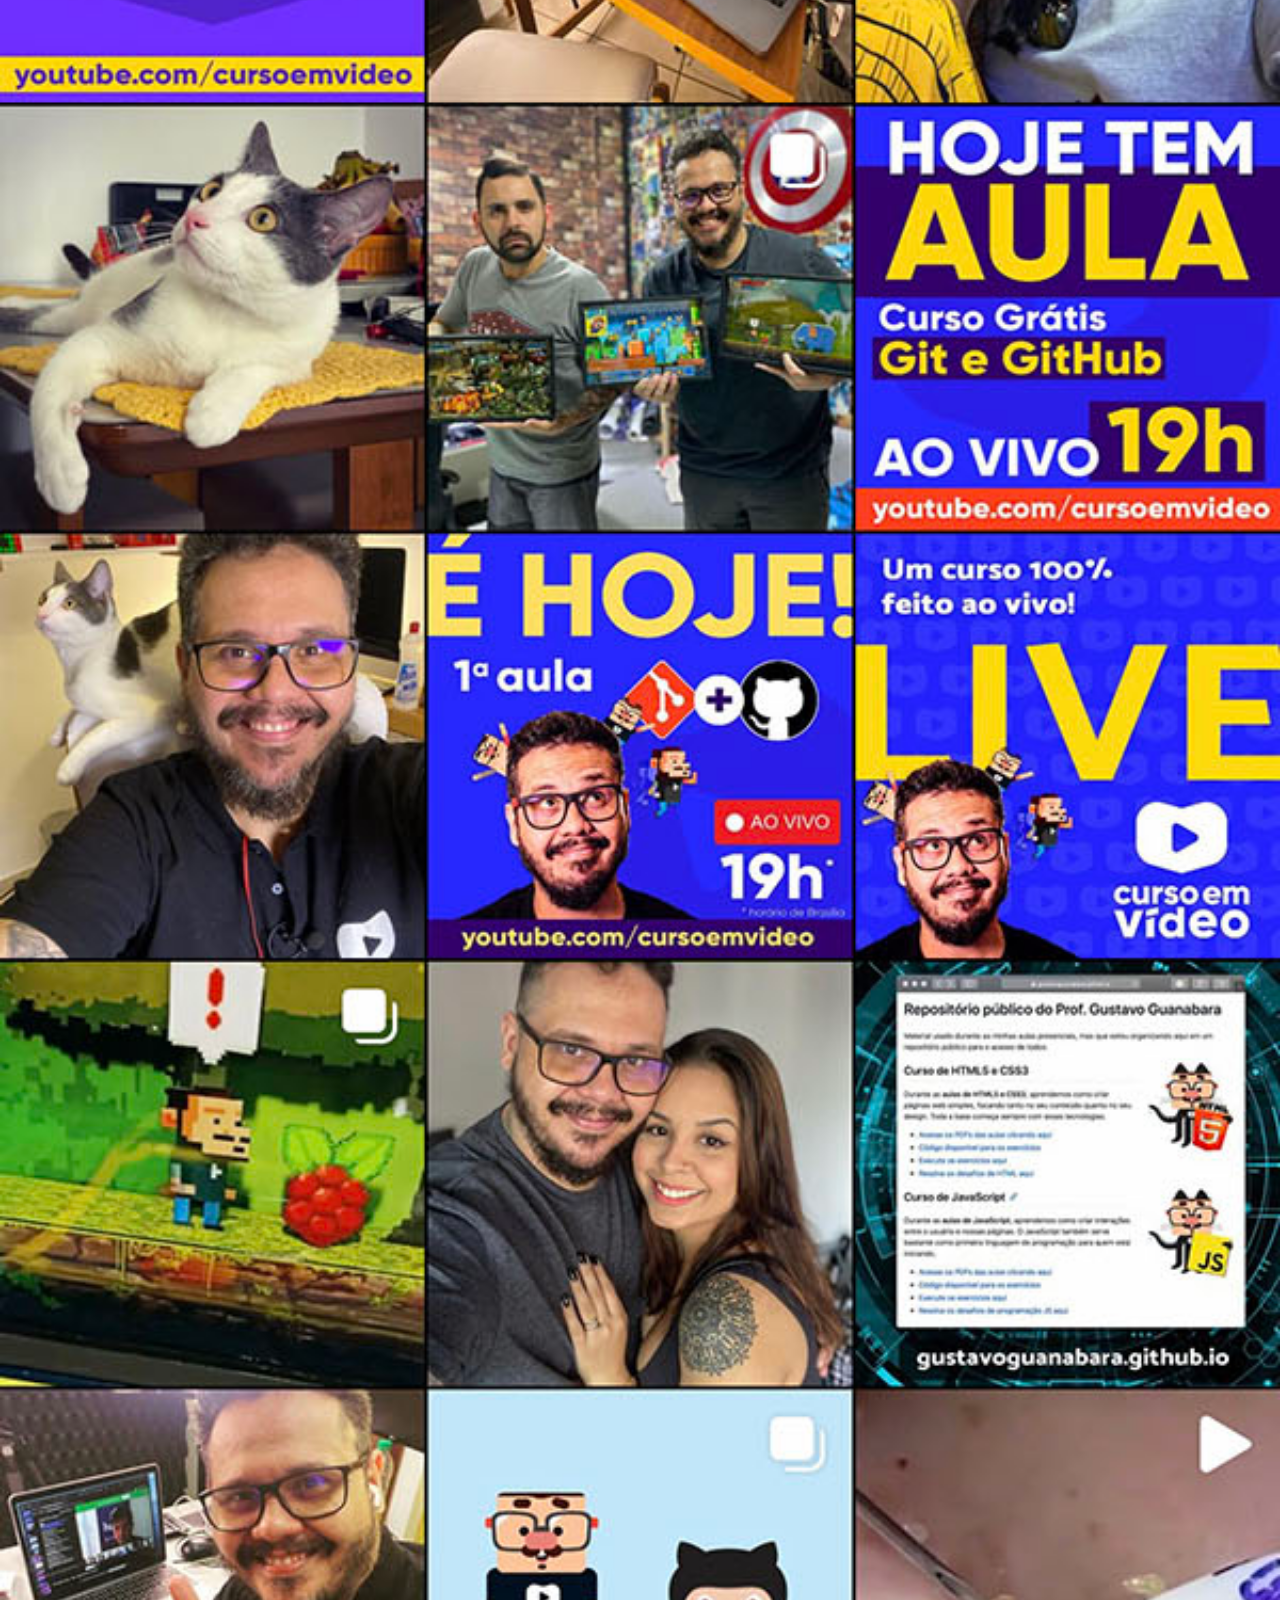
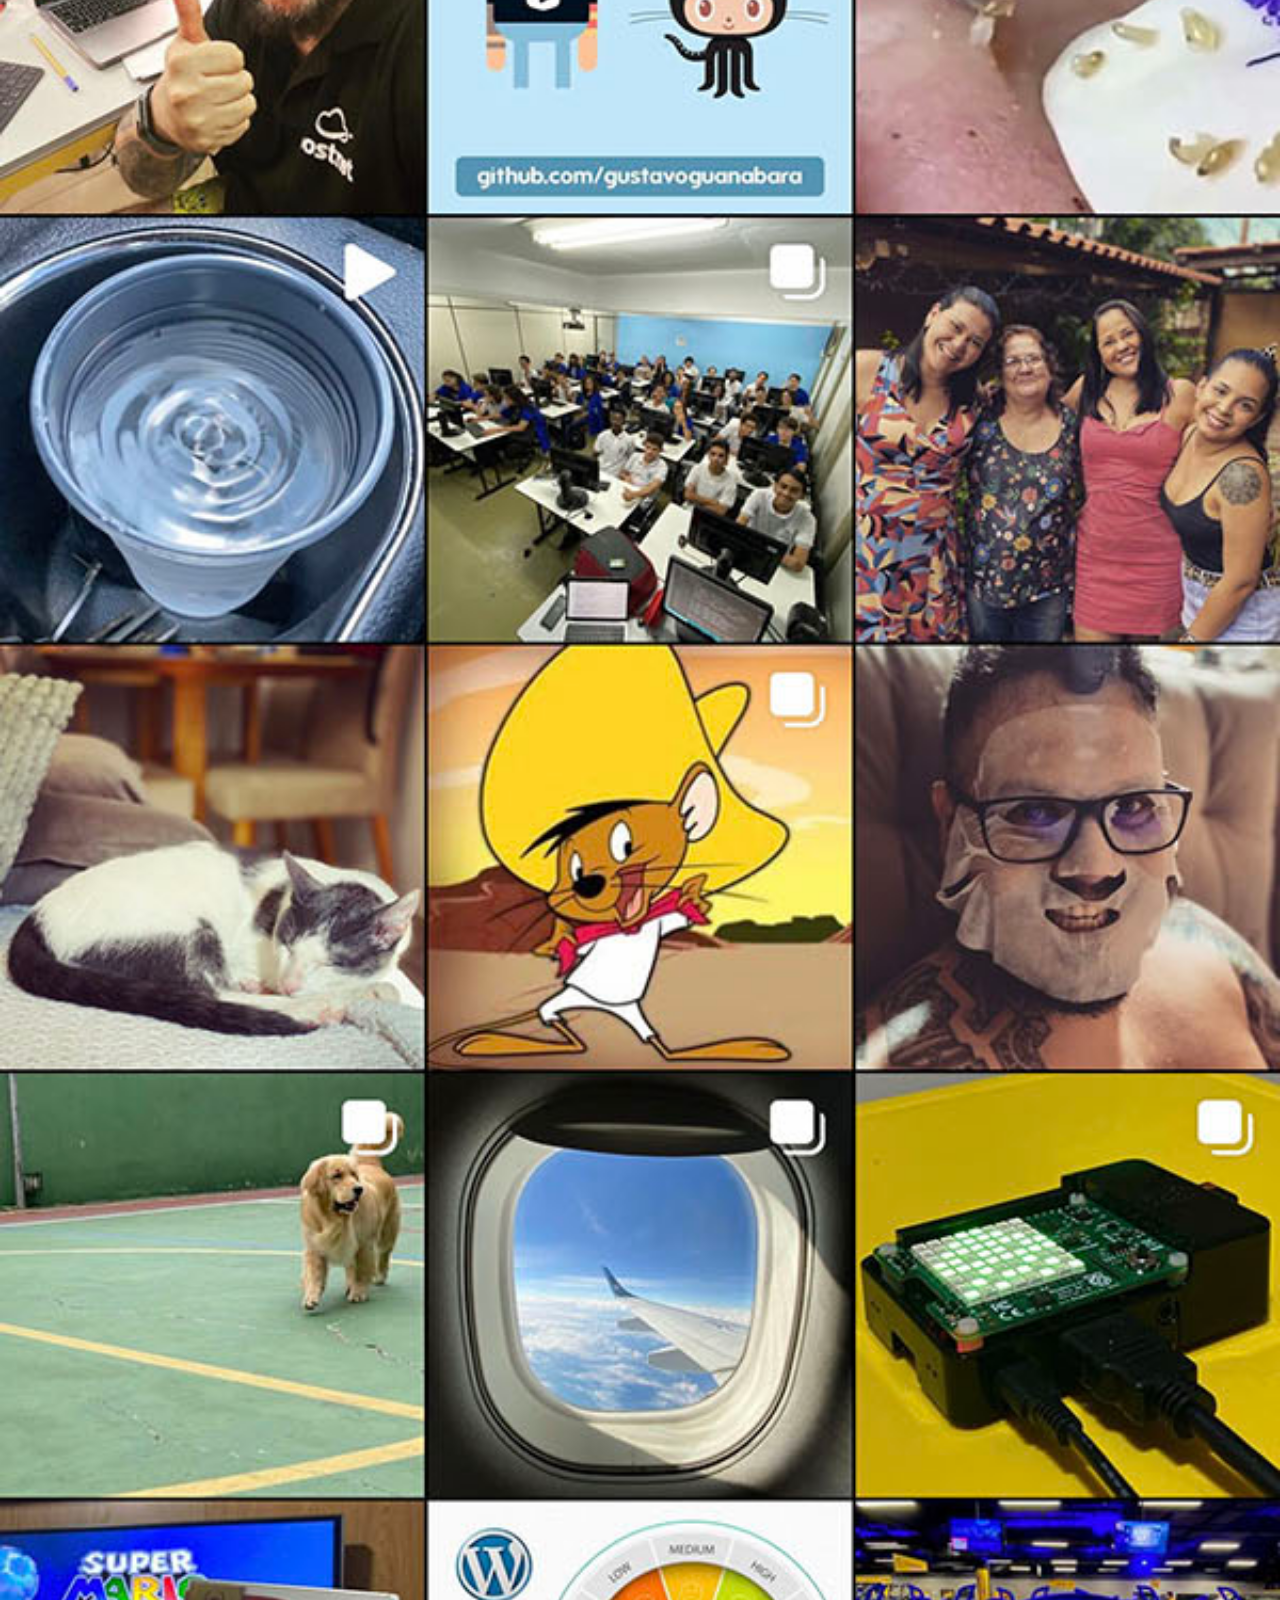
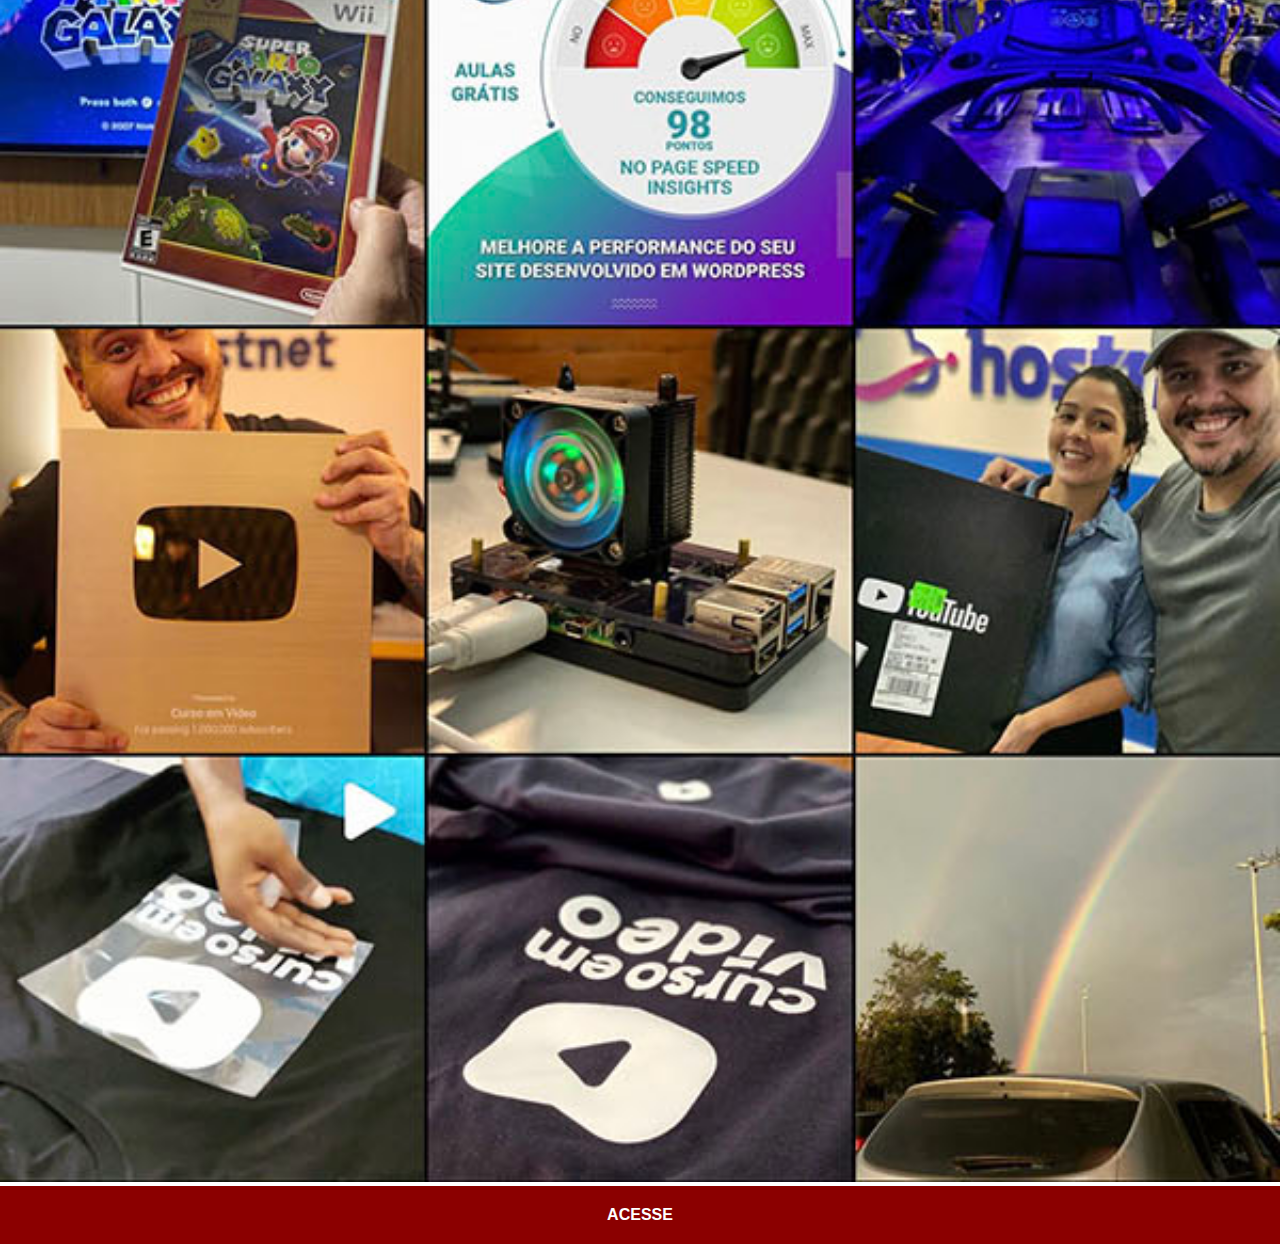
<file: instagram.html>
<!DOCTYPE html>
<html lang="pt-br">
<head>
    <meta charset="UTF-8">
    <meta name="viewport" content="width=device-width, initial-scale=1.0">
    <title>Instagram</title>
    <link rel="stylesheet" href="estilo/social.css">
</head>
<body>
    <img src="imagens/imagens/tela-instagram.jpg" alt="Instagram">
    <a href="https://www.instagram.com/gustavoguanabara/" target="_blank">ACESSE</a>
</body>
</html>
</file>
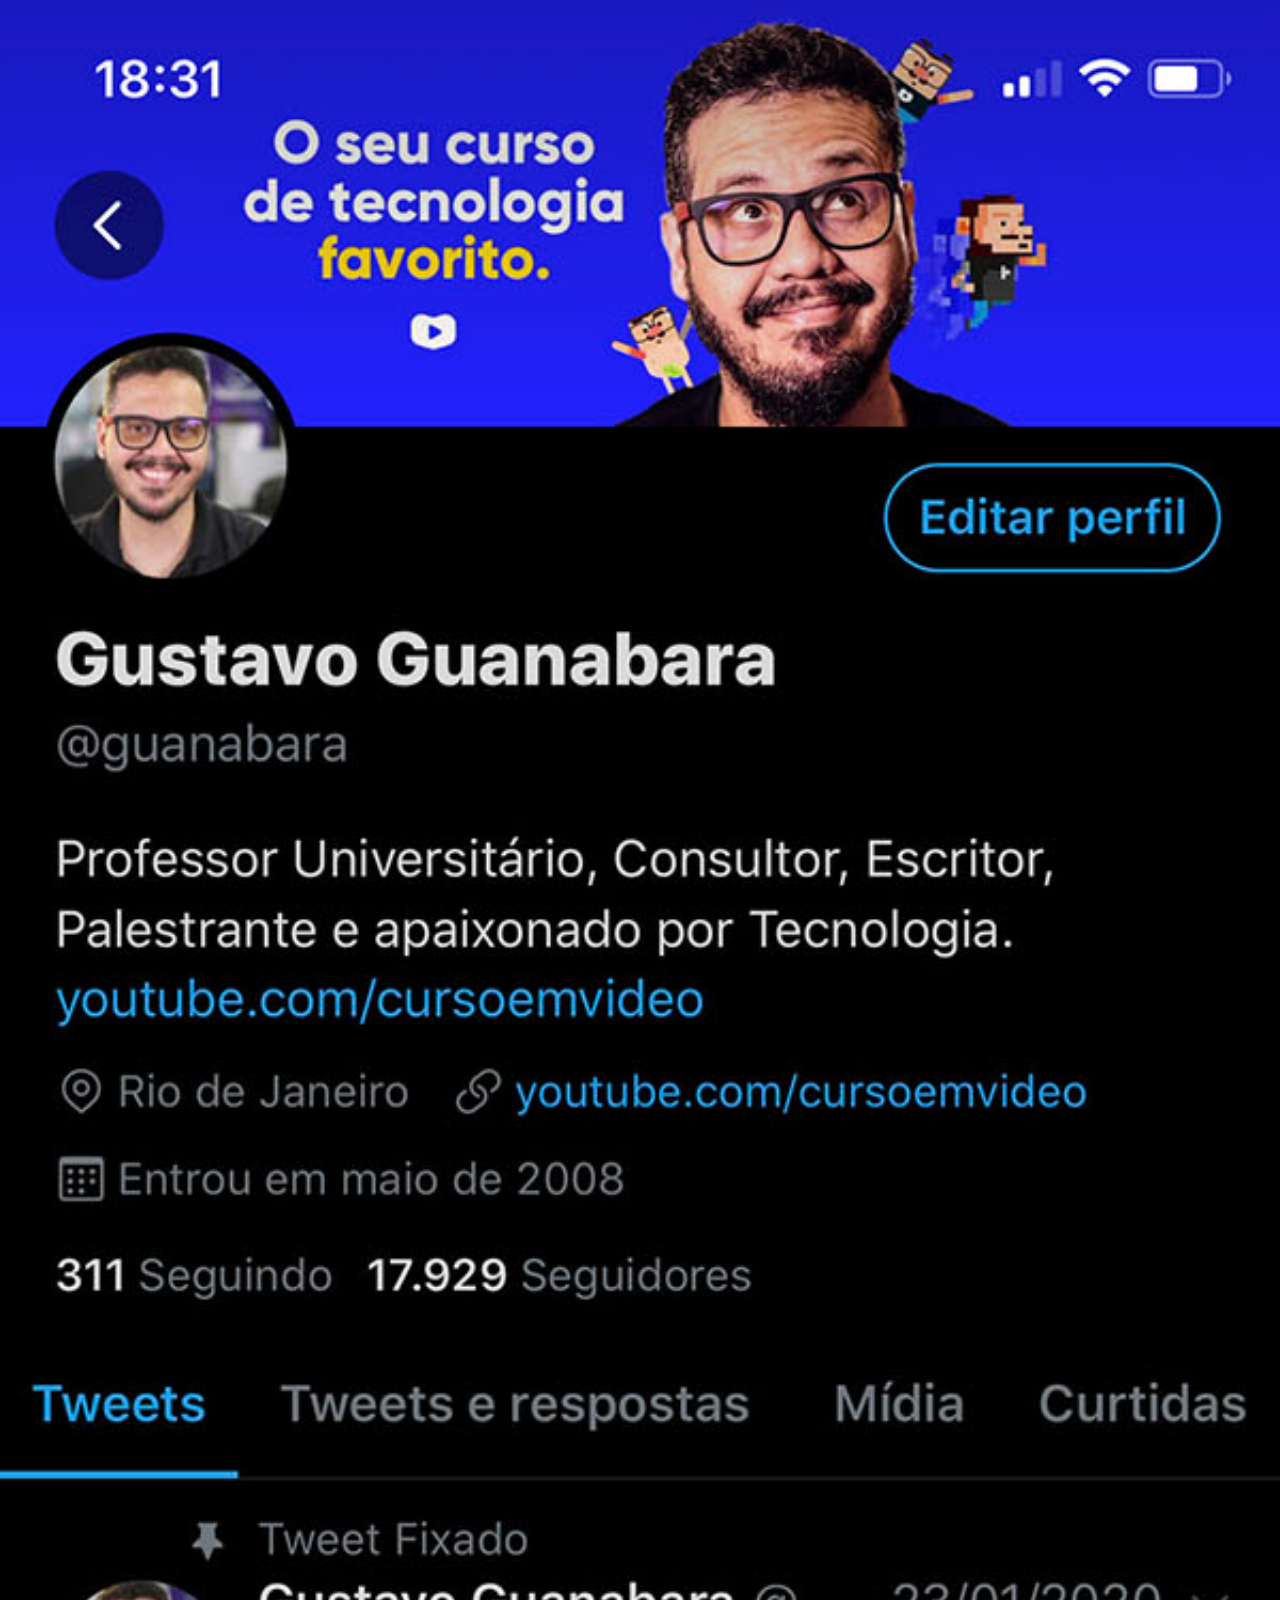
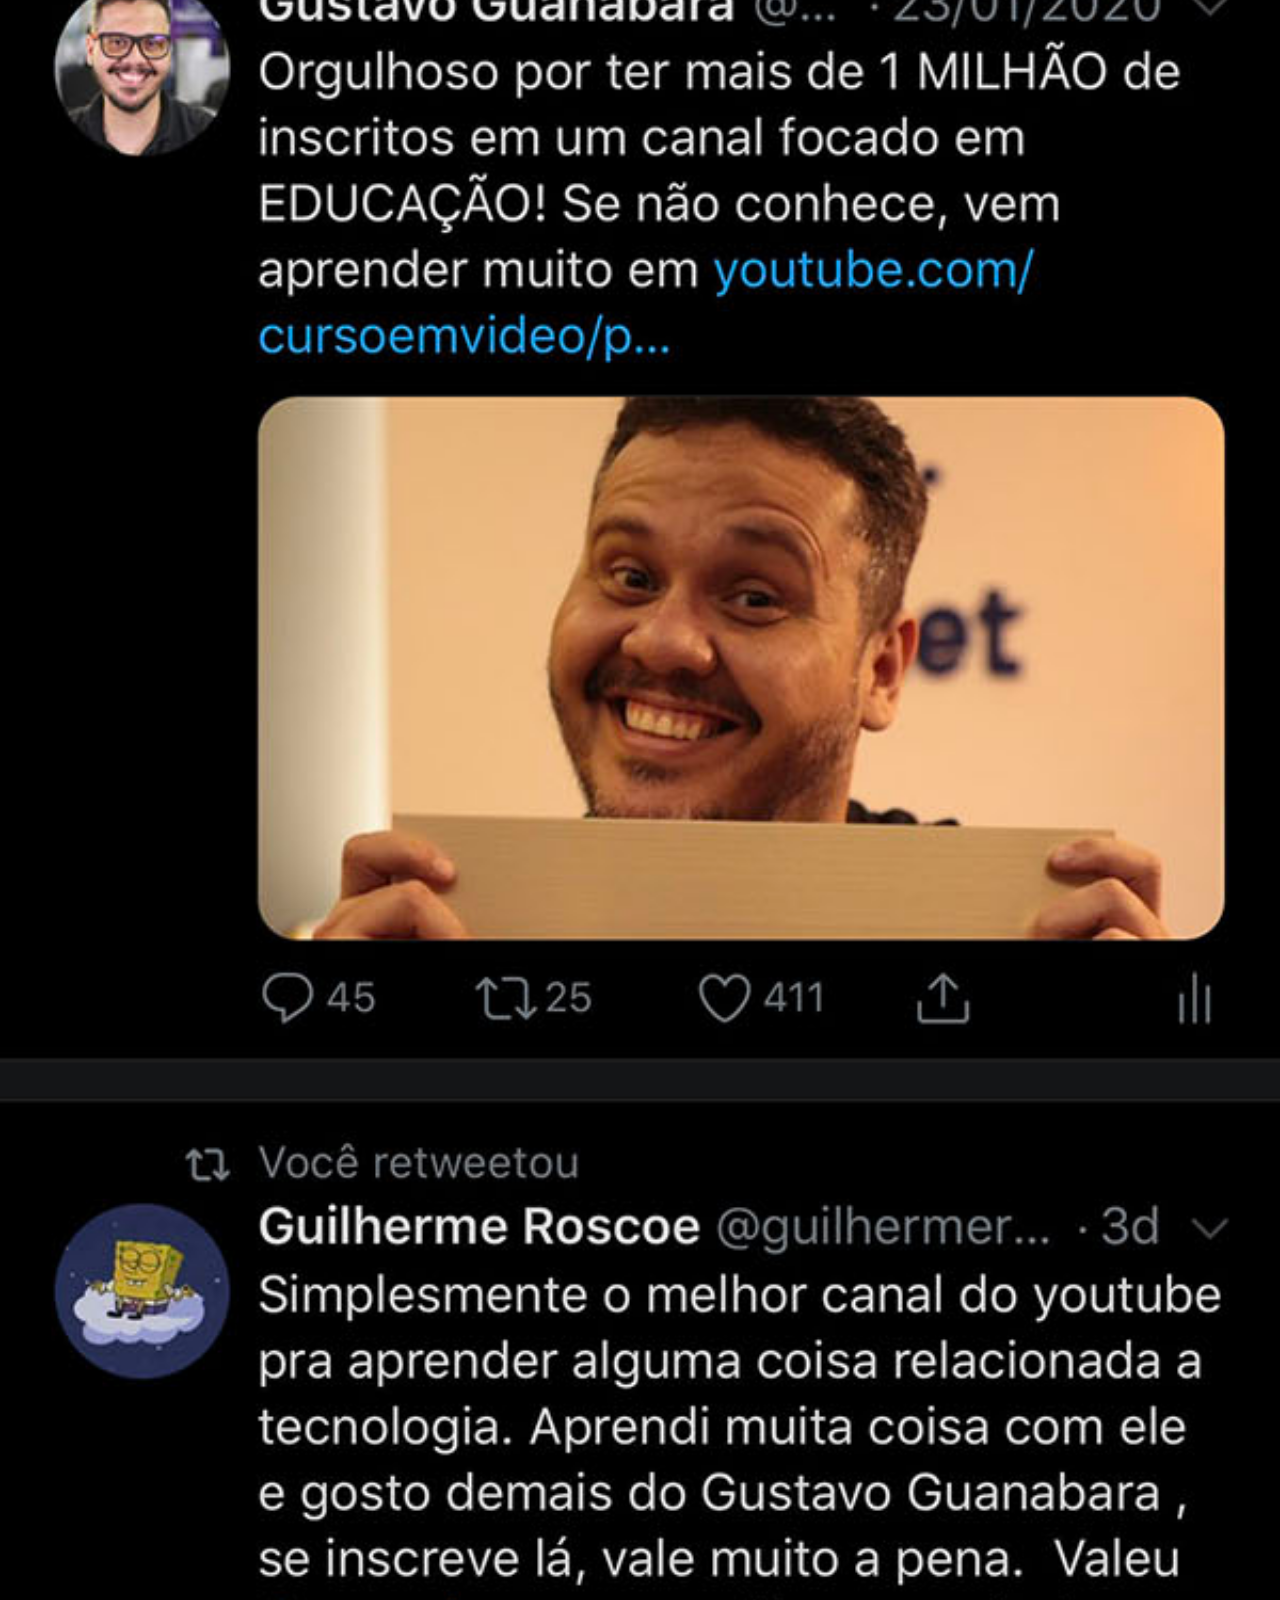
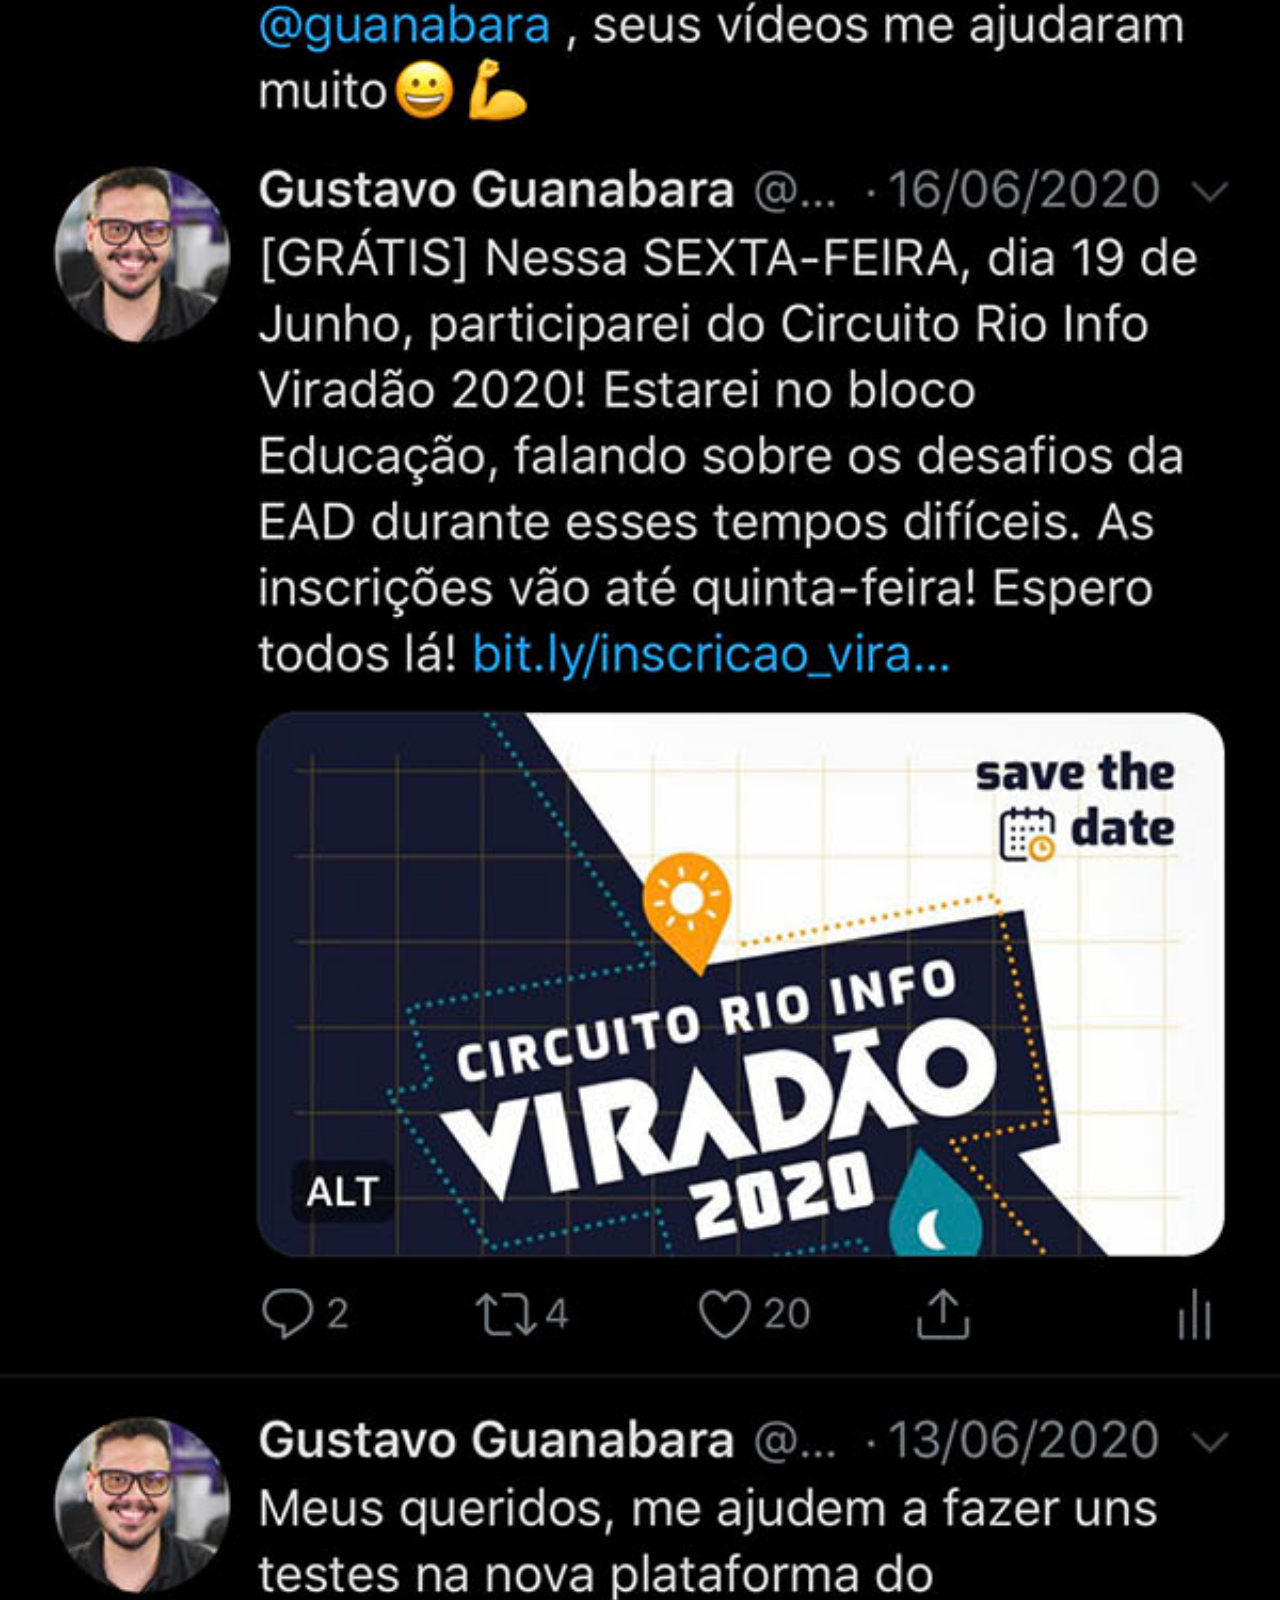
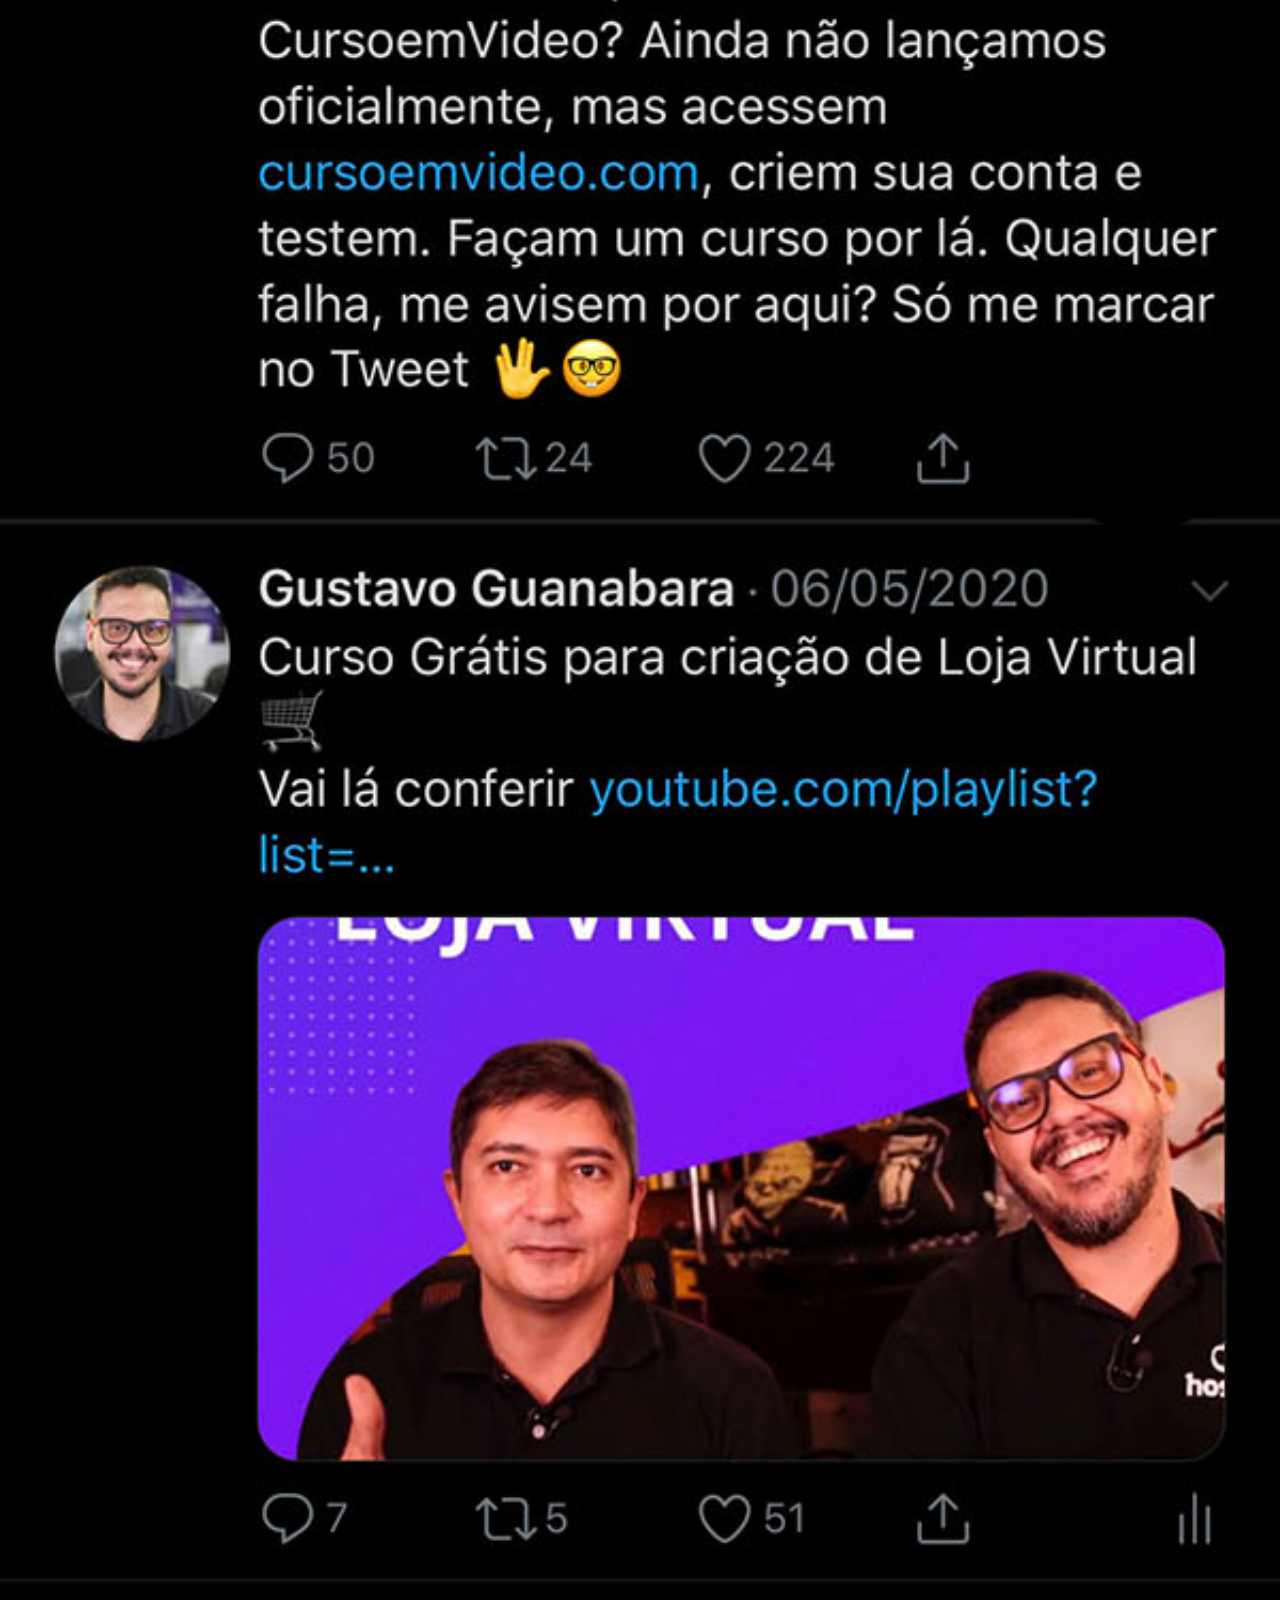
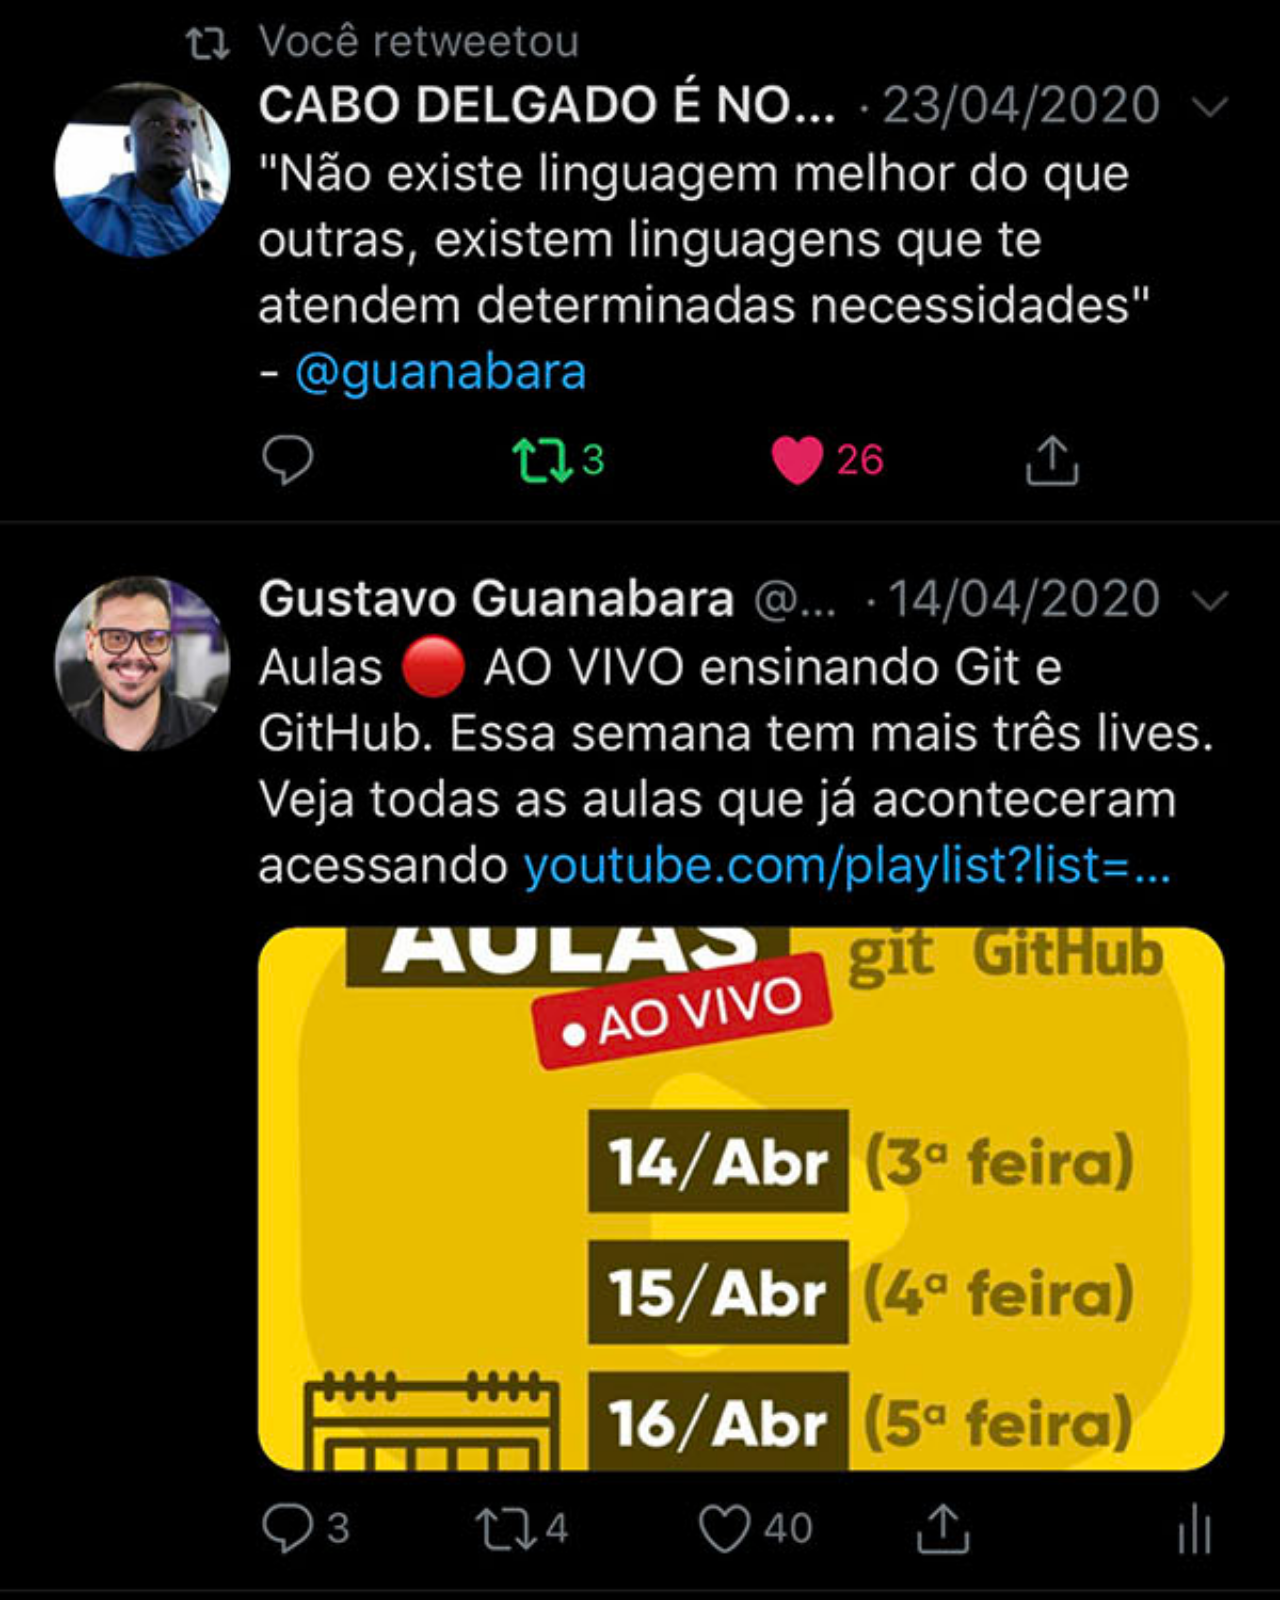
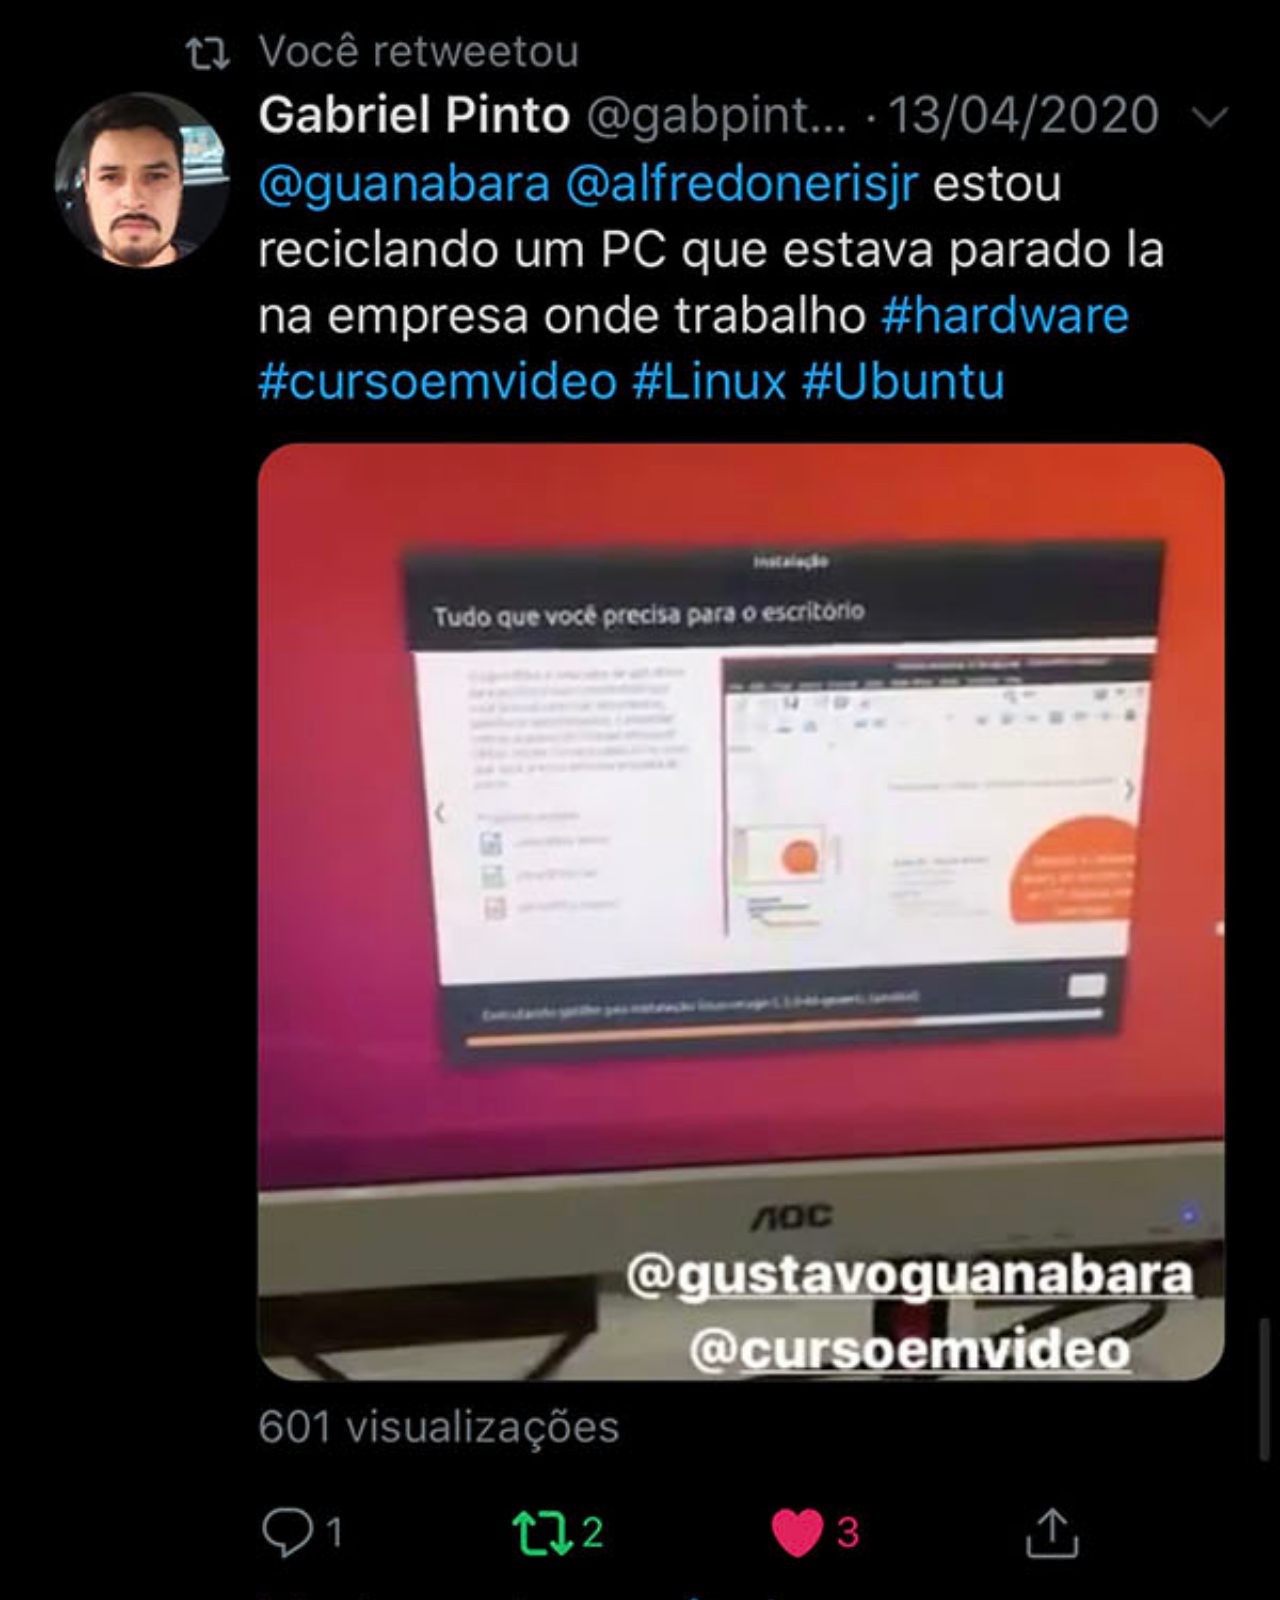
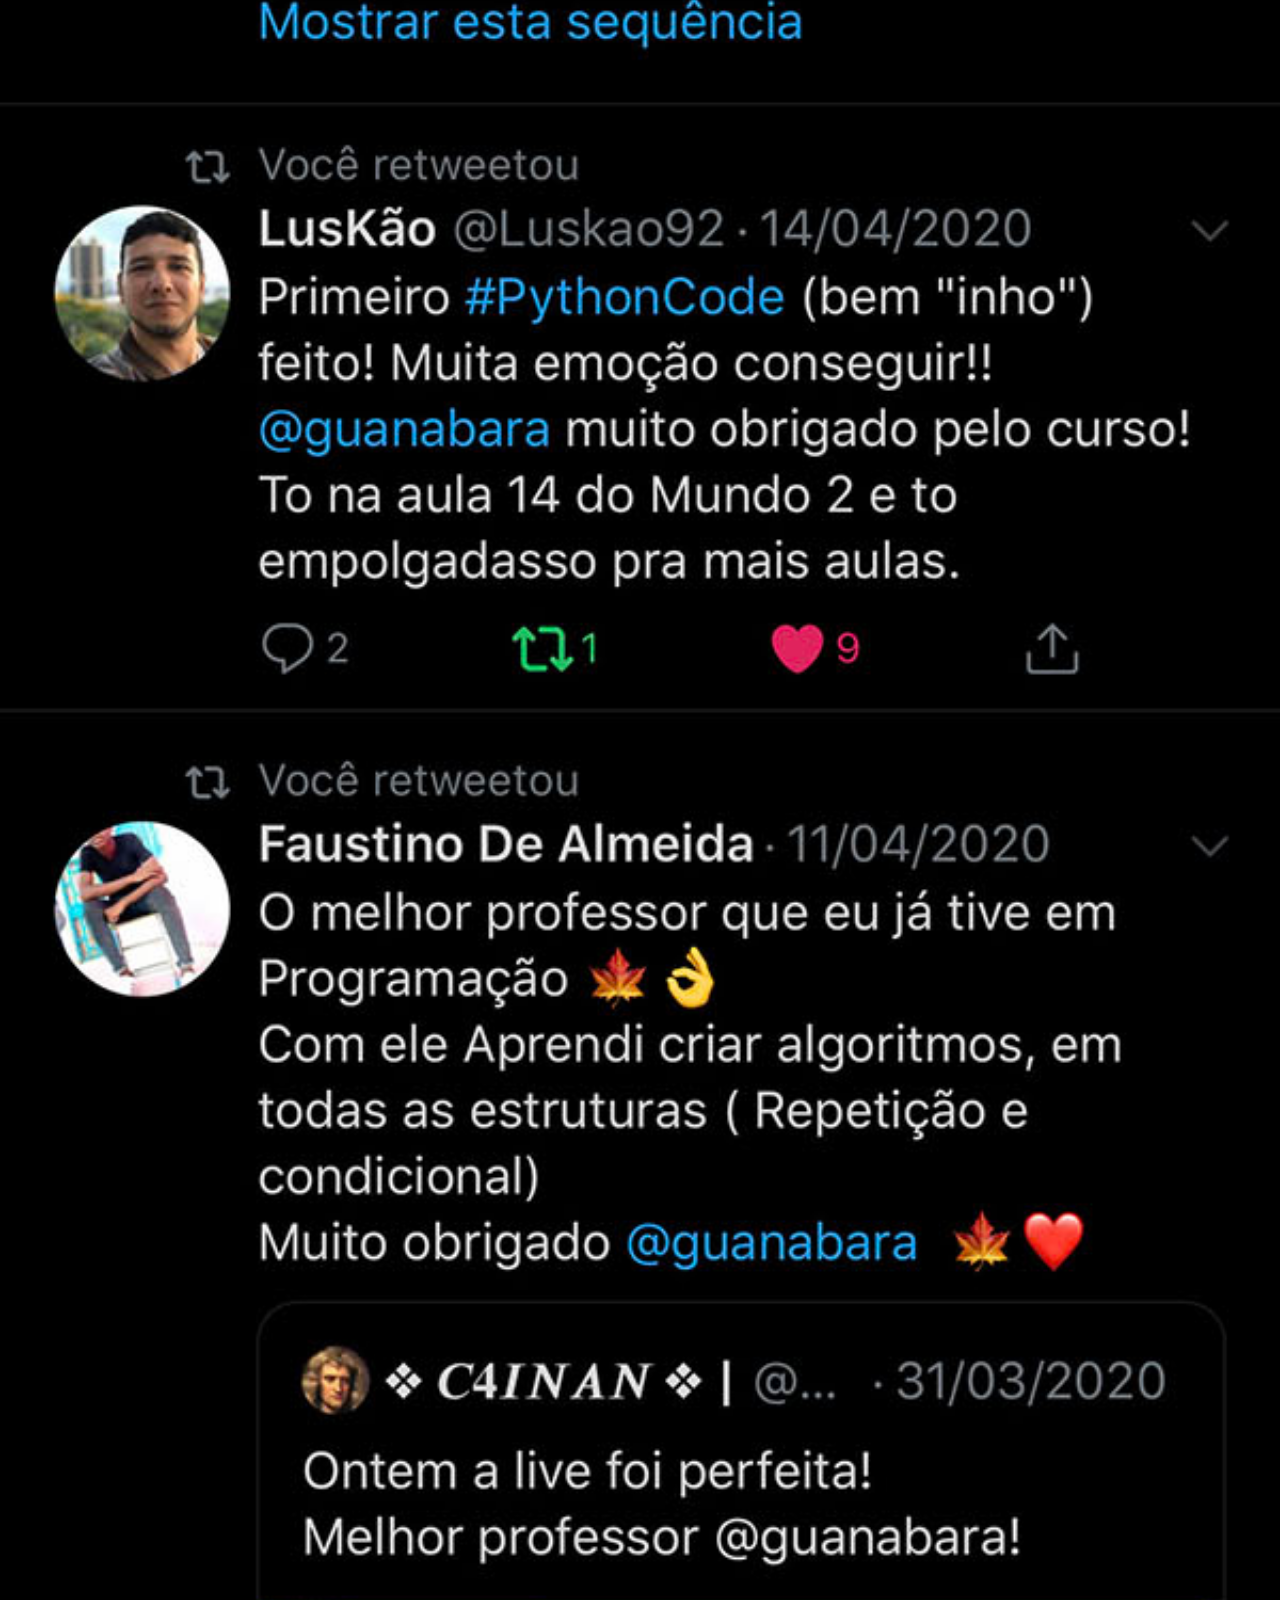
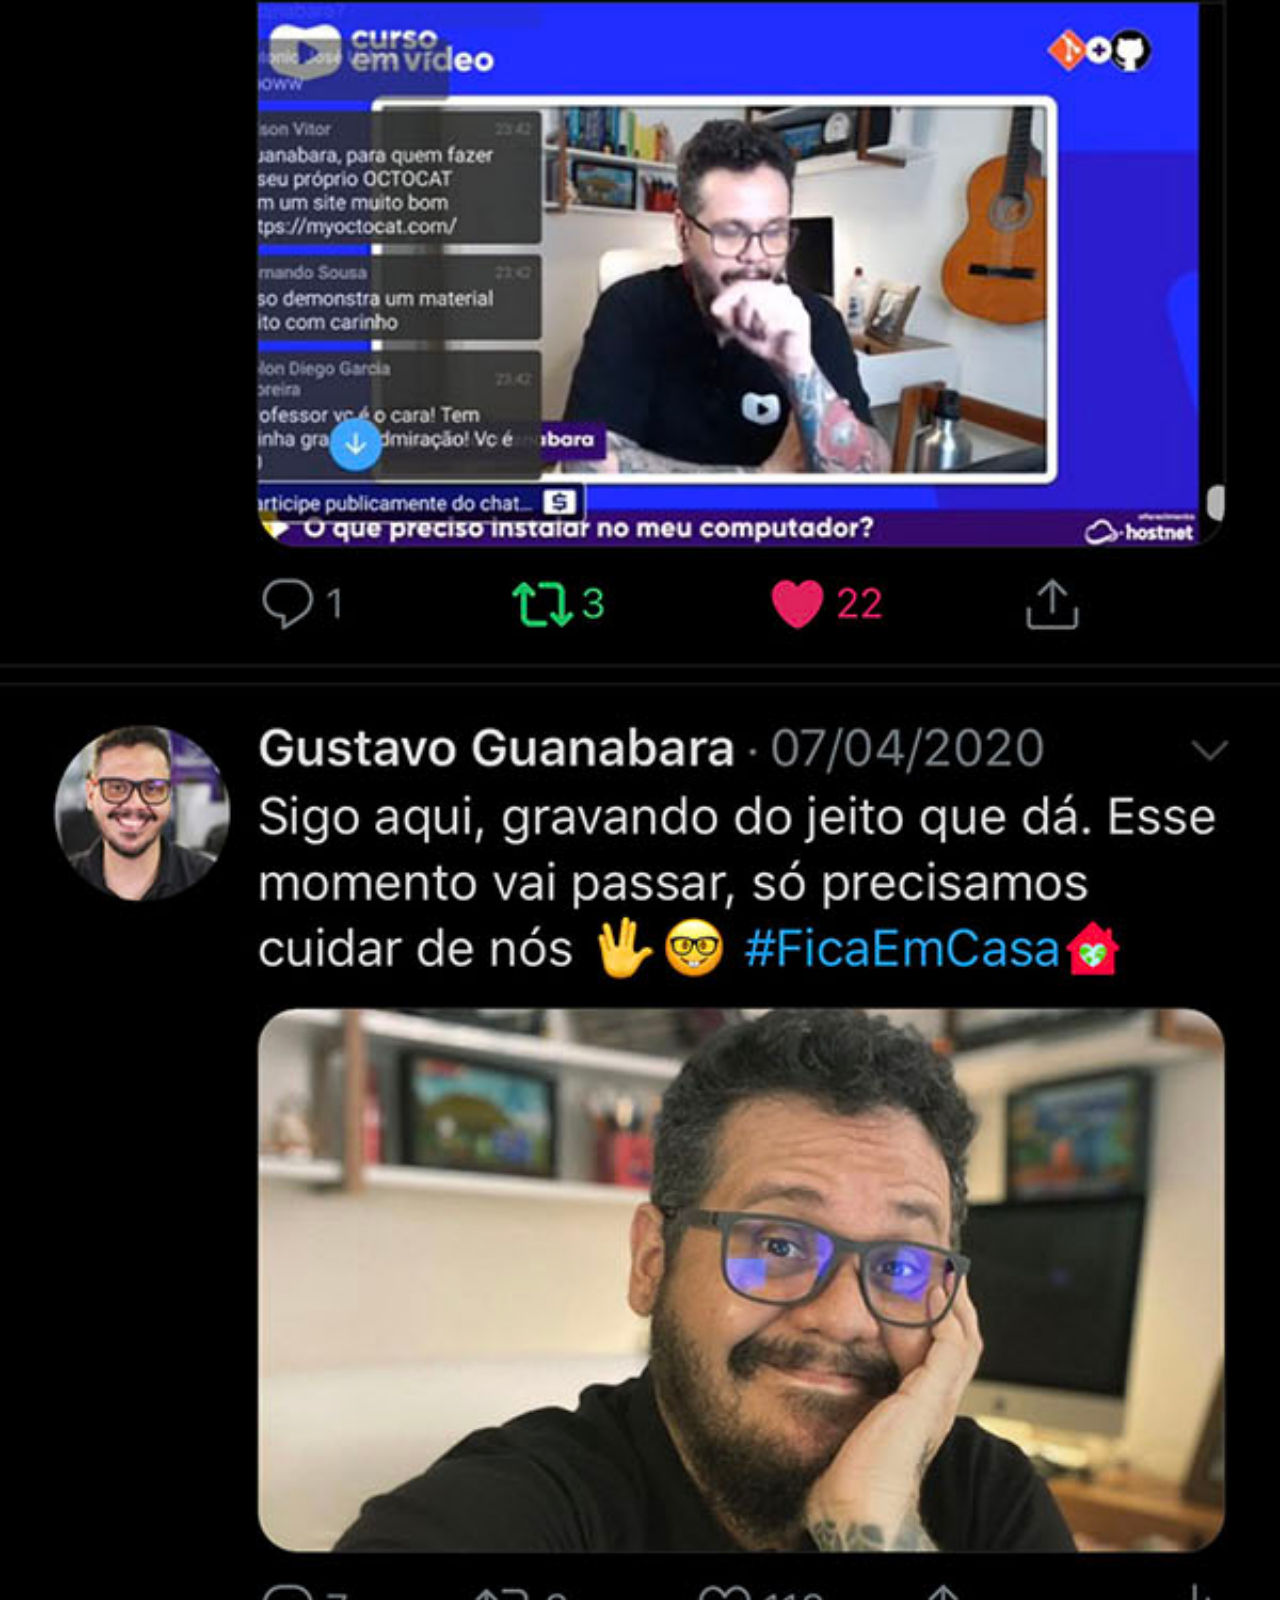
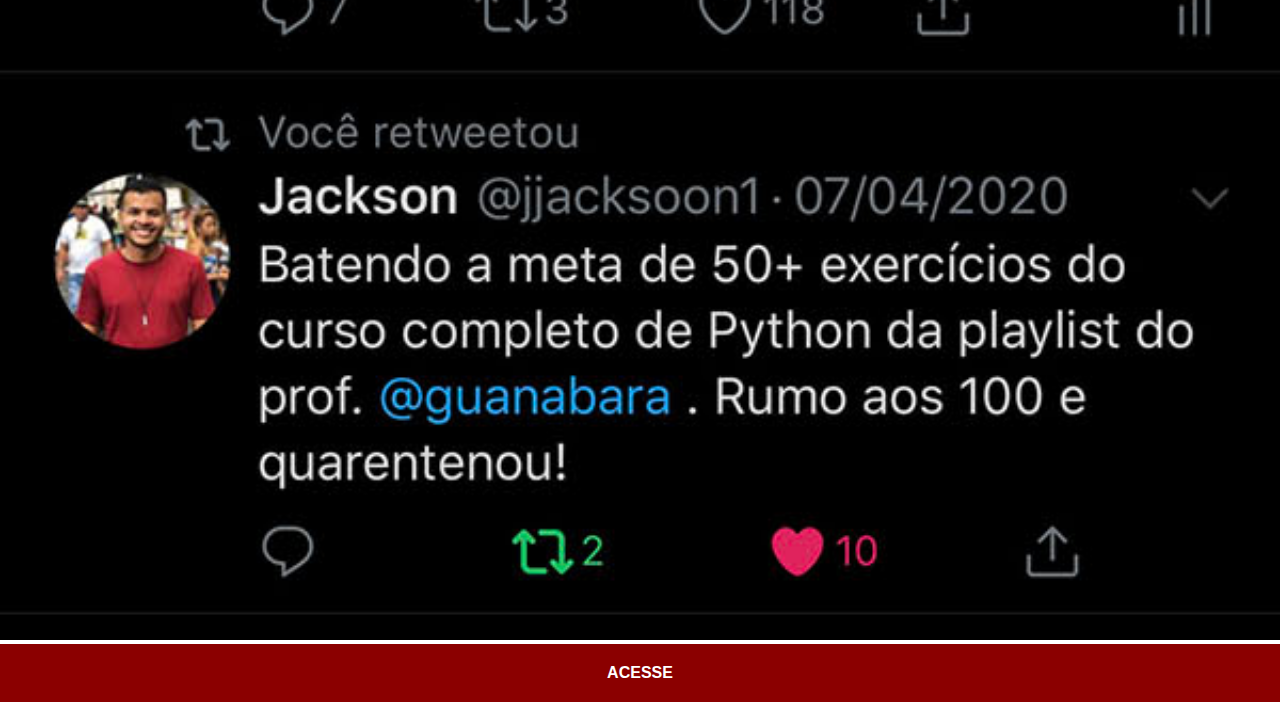
<file: twitter.html>
<!DOCTYPE html>
<html lang="pt-br">
<head>
    <meta charset="UTF-8">
    <meta name="viewport" content="width=device-width, initial-scale=1.0">
    <title>twitter</title>
    <link rel="stylesheet" href="estilo/social.css">
</head>
<body>
    <img src="imagens/imagens/tela-twitter.jpg" alt="twitter">
    <a href="#" target="_blank">ACESSE</a>
</body>
</html>
</file>
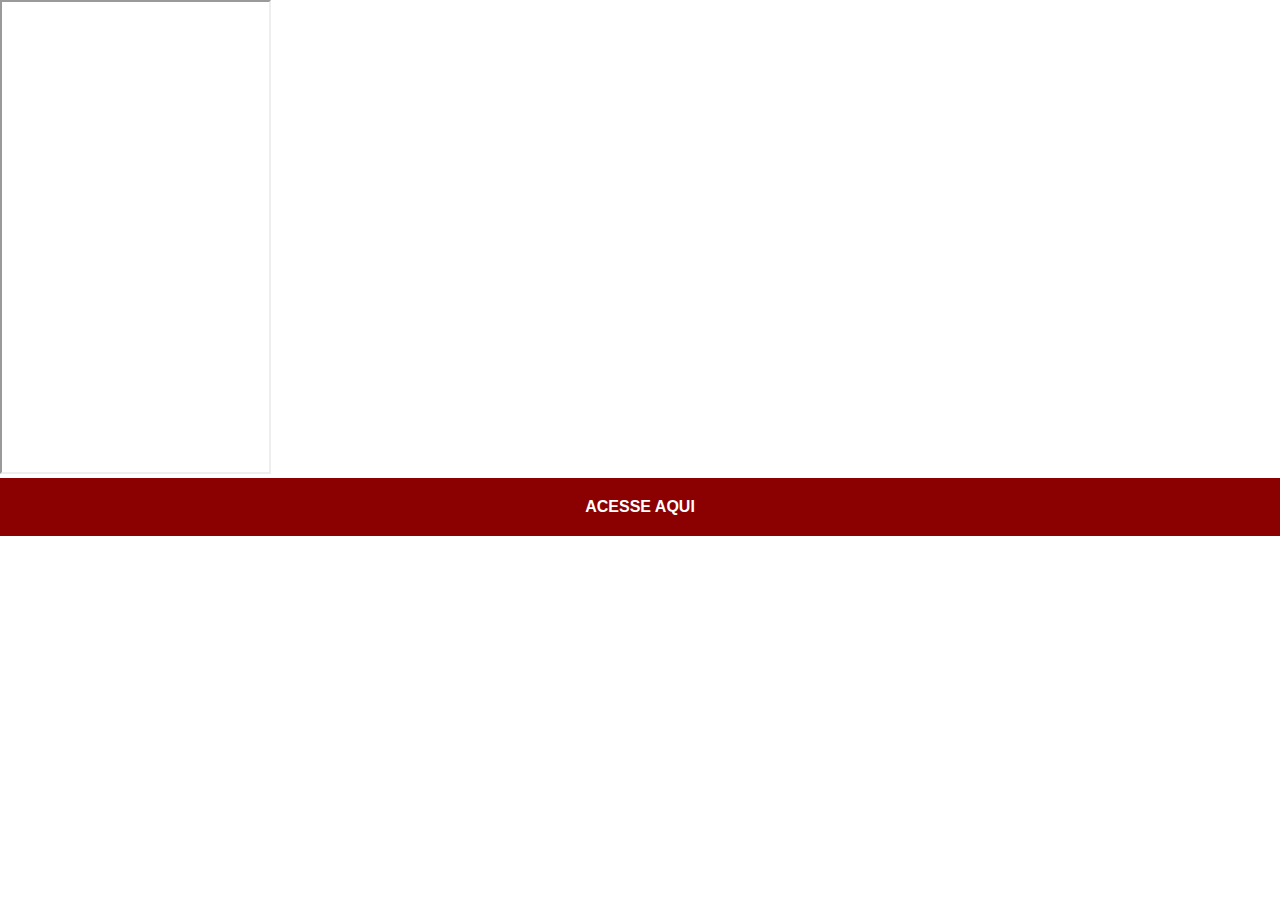
<file: waze.html>
<!DOCTYPE html>
<html lang="pt-br">
<head>
    <meta charset="UTF-8">
    <meta name="viewport" content="width=device-width, initial-scale=1.0">
    <title>waze</title>
    <link rel="stylesheet" href="estilo/social.css">
</head>
<body>
    <iframe src="https://embed.waze.com/iframe?zoom=14&lat=-15.802026&lon=-47.895210&ct=livemap" width="267" height="470" allowfullscreen></iframe>

    <!--
    <img src="imagens/imagens/tela-waze.jpeg" alt="waze"> -->
    <a href="https://www.waze.com/pt-BR/live-map/directions/sqs-302-bloco-h-sqs-302-bl.-h-asa-sul?utm_source=waze_website&utm_campaign=waze_website&utm_medium=website_menu&to=place.w.204539498.2045460516.3540537" target="_blank">ACESSE AQUI</a>
   
</body>
</html>
</file>
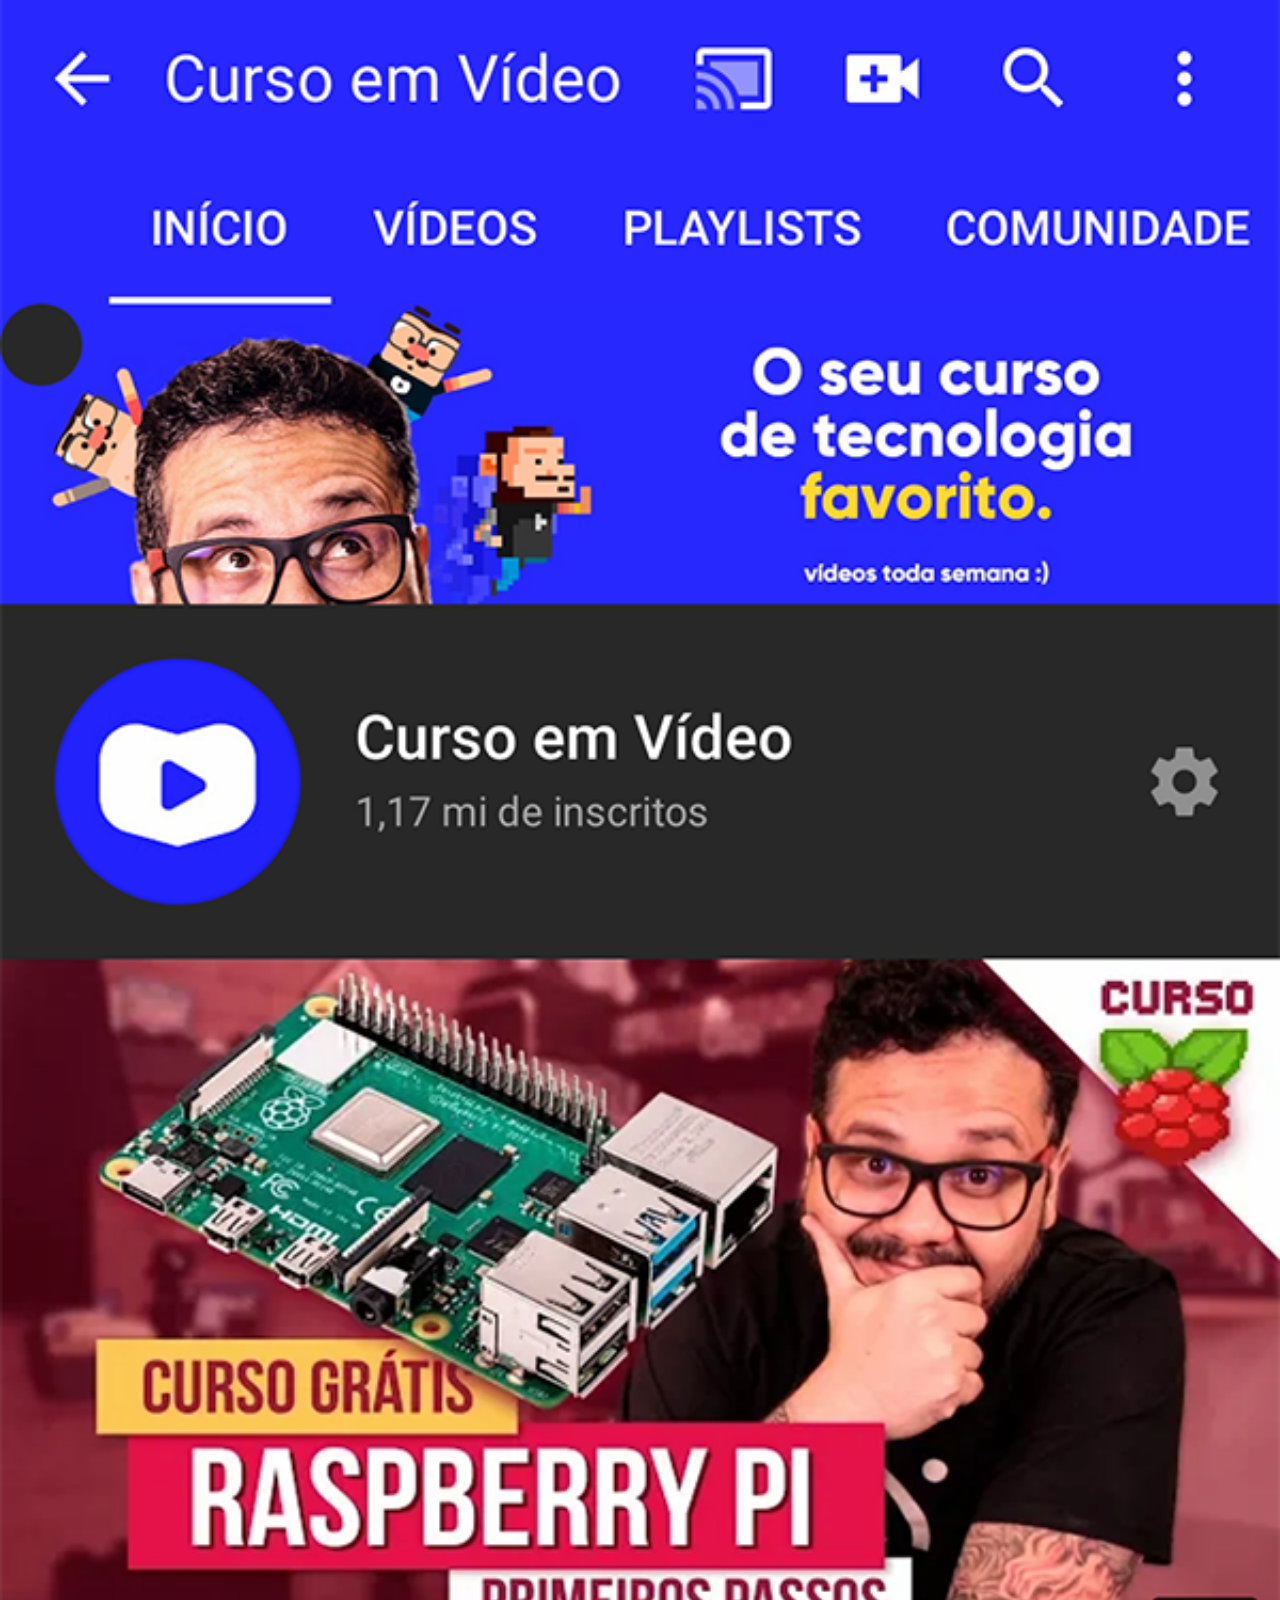
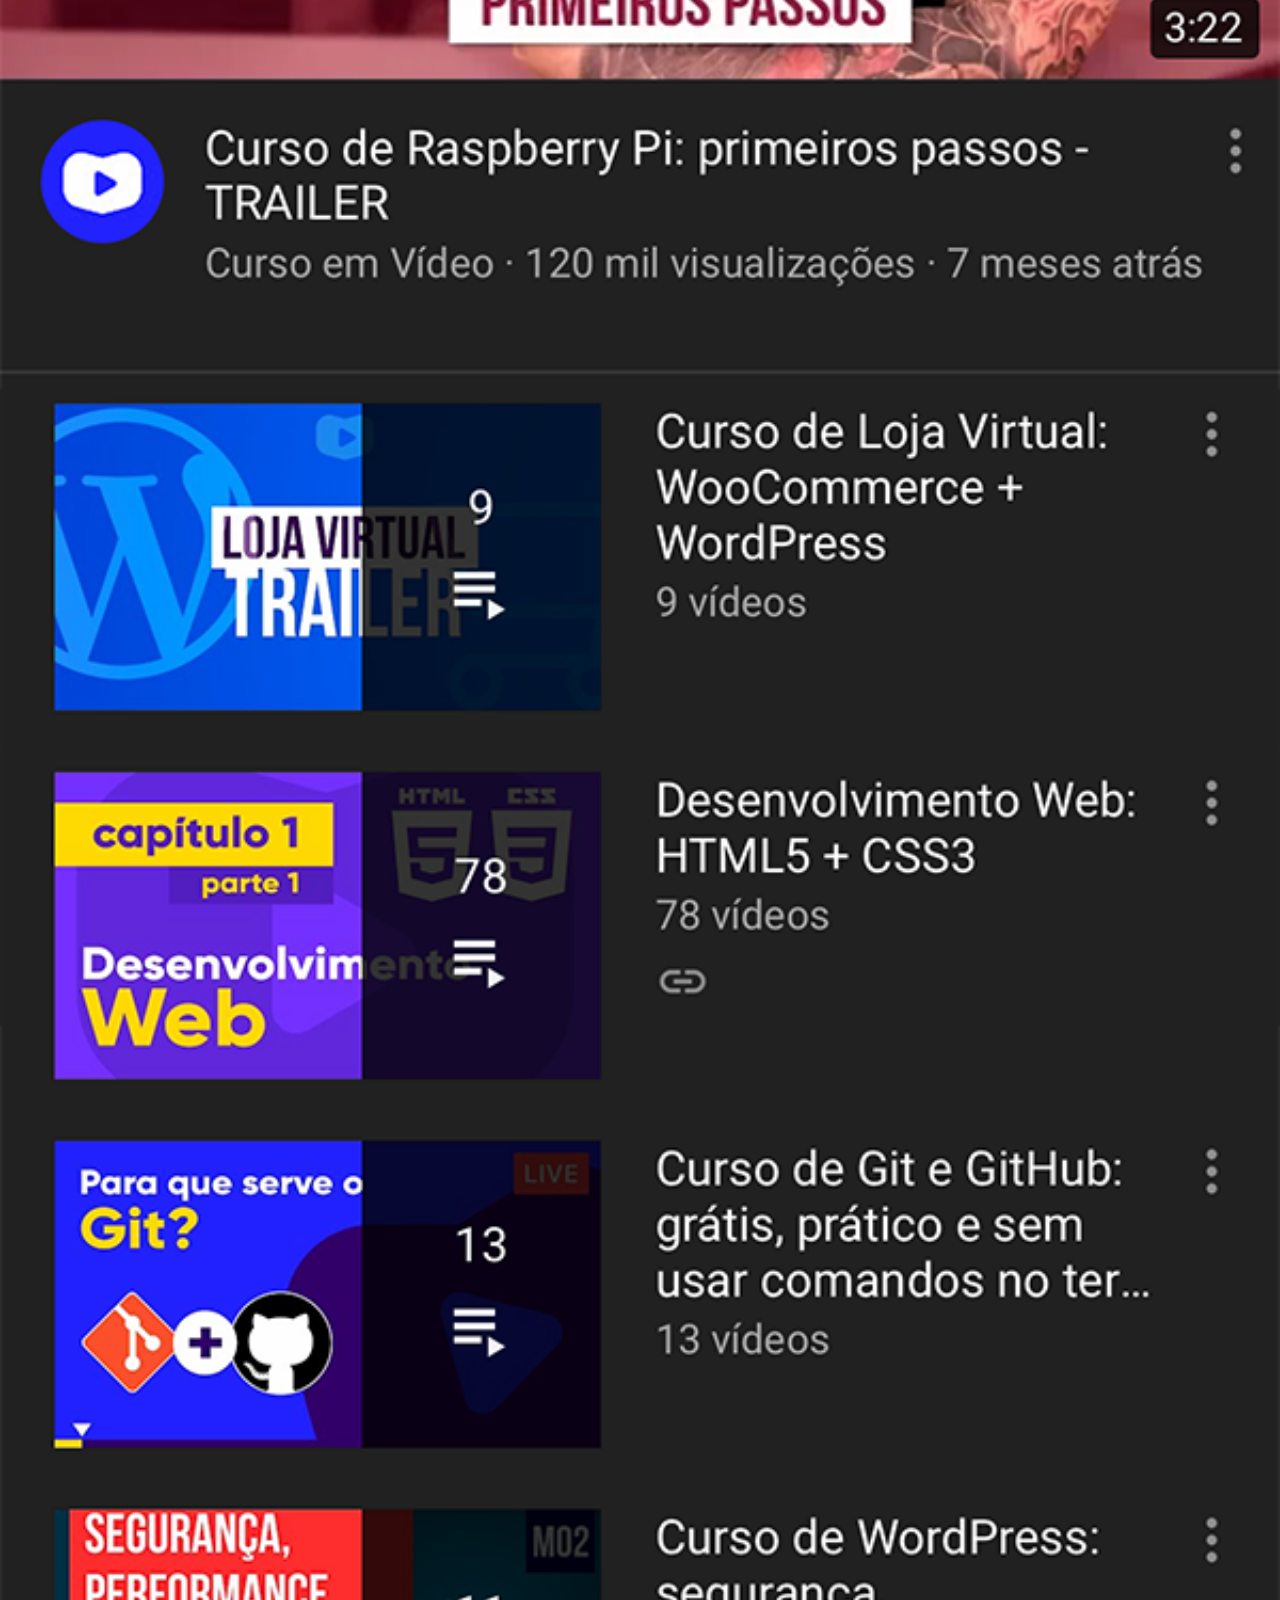
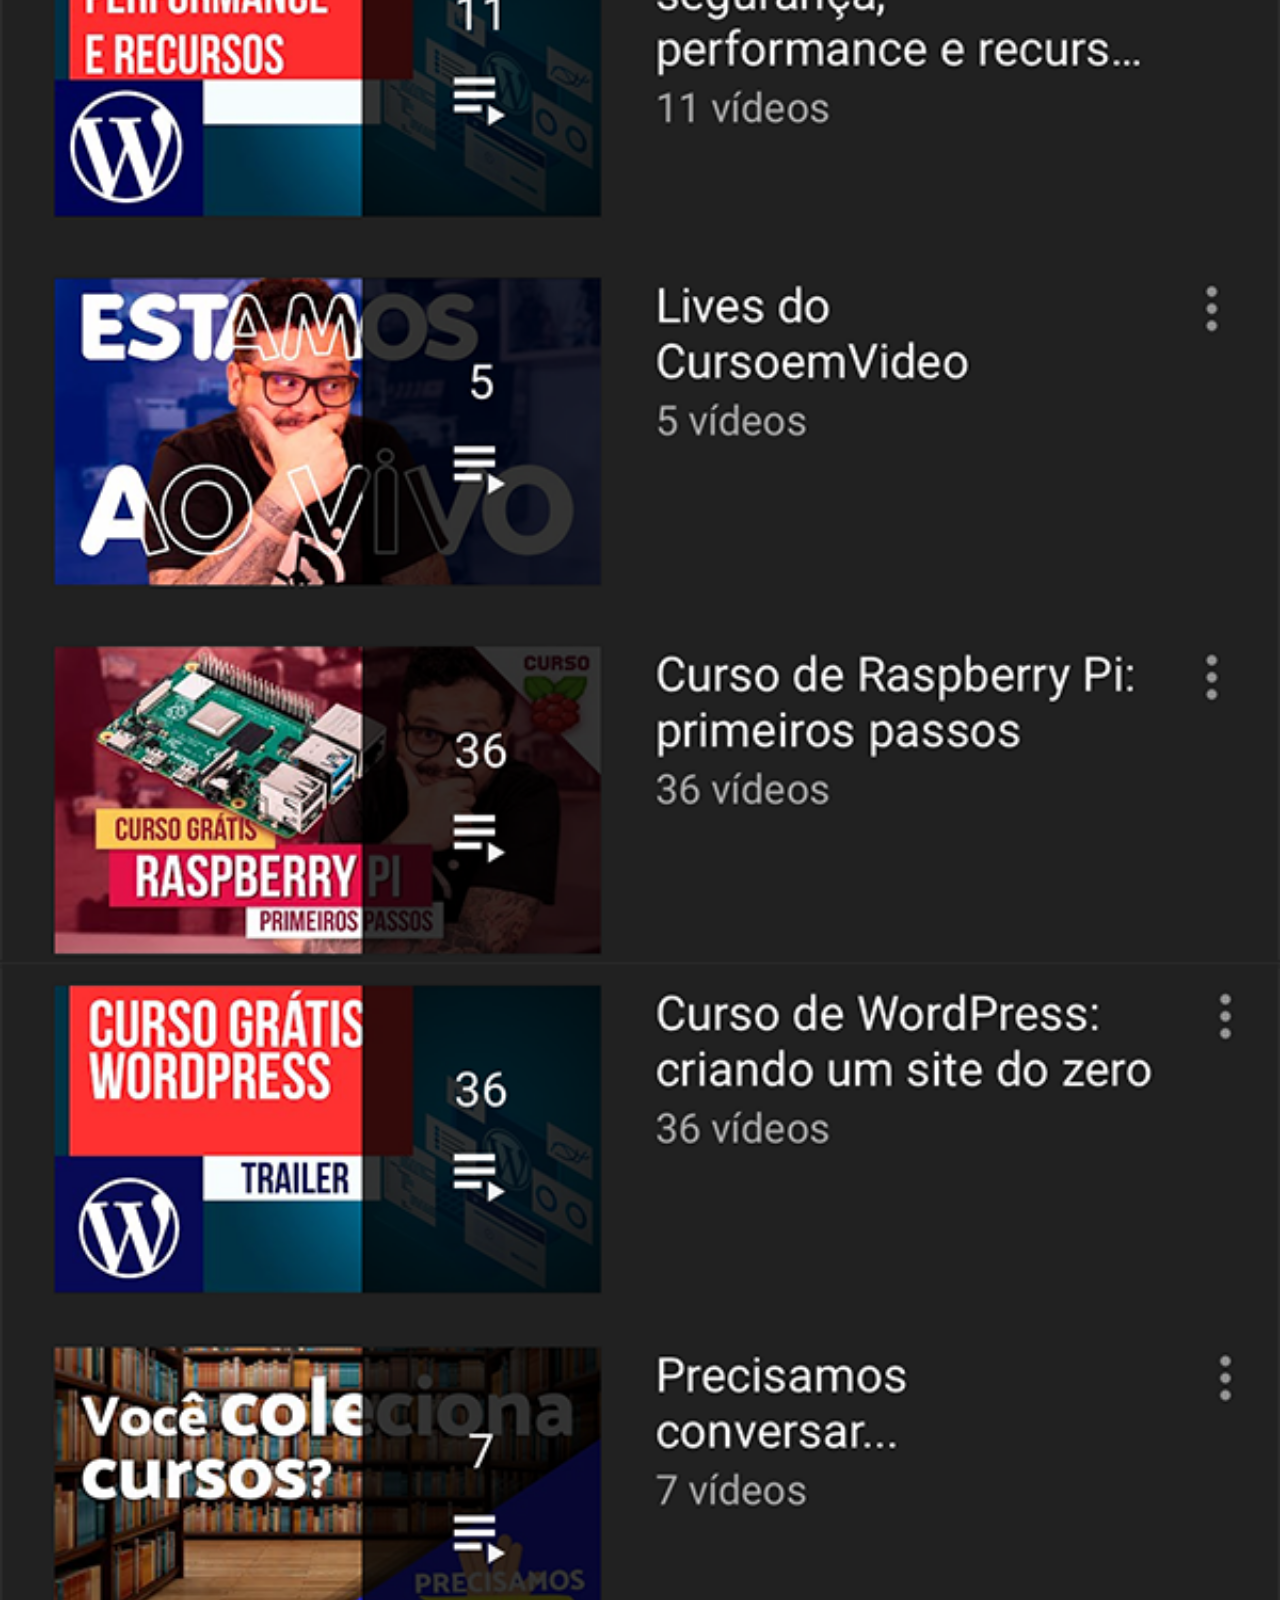
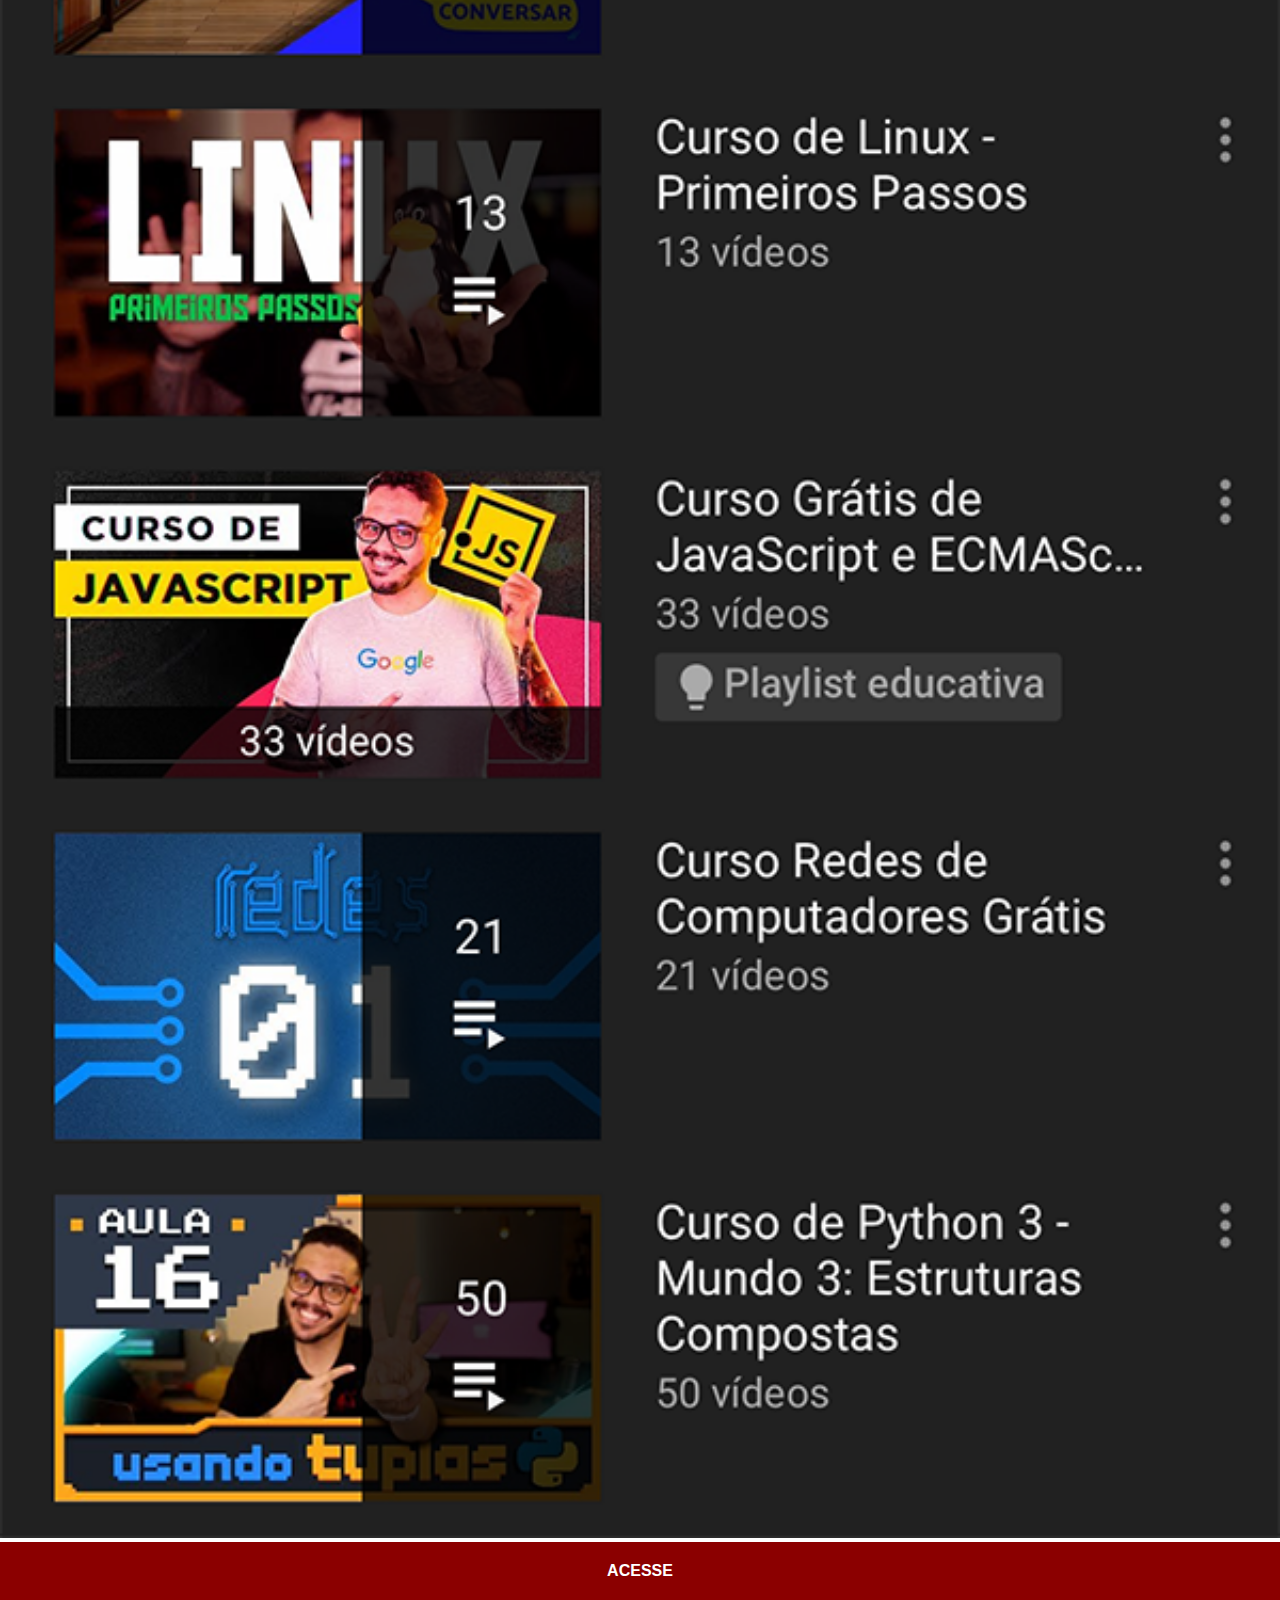
<file: youtube.html>
<!DOCTYPE html>
<html lang="pt-br">
<head>
    <meta charset="UTF-8">
    <meta name="viewport" content="width=device-width, initial-scale=1.0">
    <title>youtube</title>
    <link rel="stylesheet" href="estilo/social.css">
</head>
<body>
    <img src="imagens/imagens/tela-youtube.png" alt="youtube">
    <a href="https://www.youtube.com/c/CursoemV%C3%ADdeo/playlists" target="_blank">ACESSE</a>
</body>
</html>
</file>
<file: estilo/style.css>
@charset "utf-8";

*{
    margin: 0px;
    padding: 0px;
    font-family: Arial, Helvetica, sans-serif;
}

html, body{
    height: 100vh;
    width: 100vw;
    background-color: black;
}

body{
    background: url('../imagens/imagens/fundo-madeira.jpg') no-repeat top center;
    background-size: cover;
    background-attachment: fixed;
}

main{
    height: 100vh;
    position: relative;
    
}

section#telefone{
    /*posição da imagem do celular*/
    position: absolute;
    top: 50%;
    left: 50%;
    transform: translate(-50%, -50%);
    /*informações gerais */
    height: 623px;
    width: 311px;
    background: url('../imagens/imagens/frame-iphone.png') no-repeat;
}
iframe#tela{
    position: relative;
    top: 80px;
    left: 22px;
    width: 265px;
    height: 470px;
    
}
section#redes-sociais{
    text-align: right;
}
section#redes-sociais img {
    width: 50px;
    margin: 10px;
    border-radius: 50%;
    box-shadow: 2px 2px 2px rgba(0, 0, 0, 0.39);

}

section#redes-sociais img:hover{
    border: 2px solid rgba(255, 255, 255, 0.678);
    transform: translate(-3px, -3px);
    box-shadow: 5px 5px 10px rgba(0, 0, 0, 0.692);
    transition: transform .2s, border .1s;
}
</file>
<file: estilo/social.css>
@charset "UTF-8";

*{
    margin: 0px;
    padding: 0px;
    font-family: Arial, Helvetica, sans-serif;
}
::-webkit-scrollbar{
    width: 0px;
    height: 0px;
}

img{
    width: 100vw;
    

}

a{
    display: block;
    background-color: darkred;
    color: white;
    padding: 20px;
    text-align: center;
    font-weight: bolder;
    text-decoration: none;
}
a:hover{
    background-color: rgba(255, 0, 0, 0.781);
    text-decoration: dotted;
}
</file>
